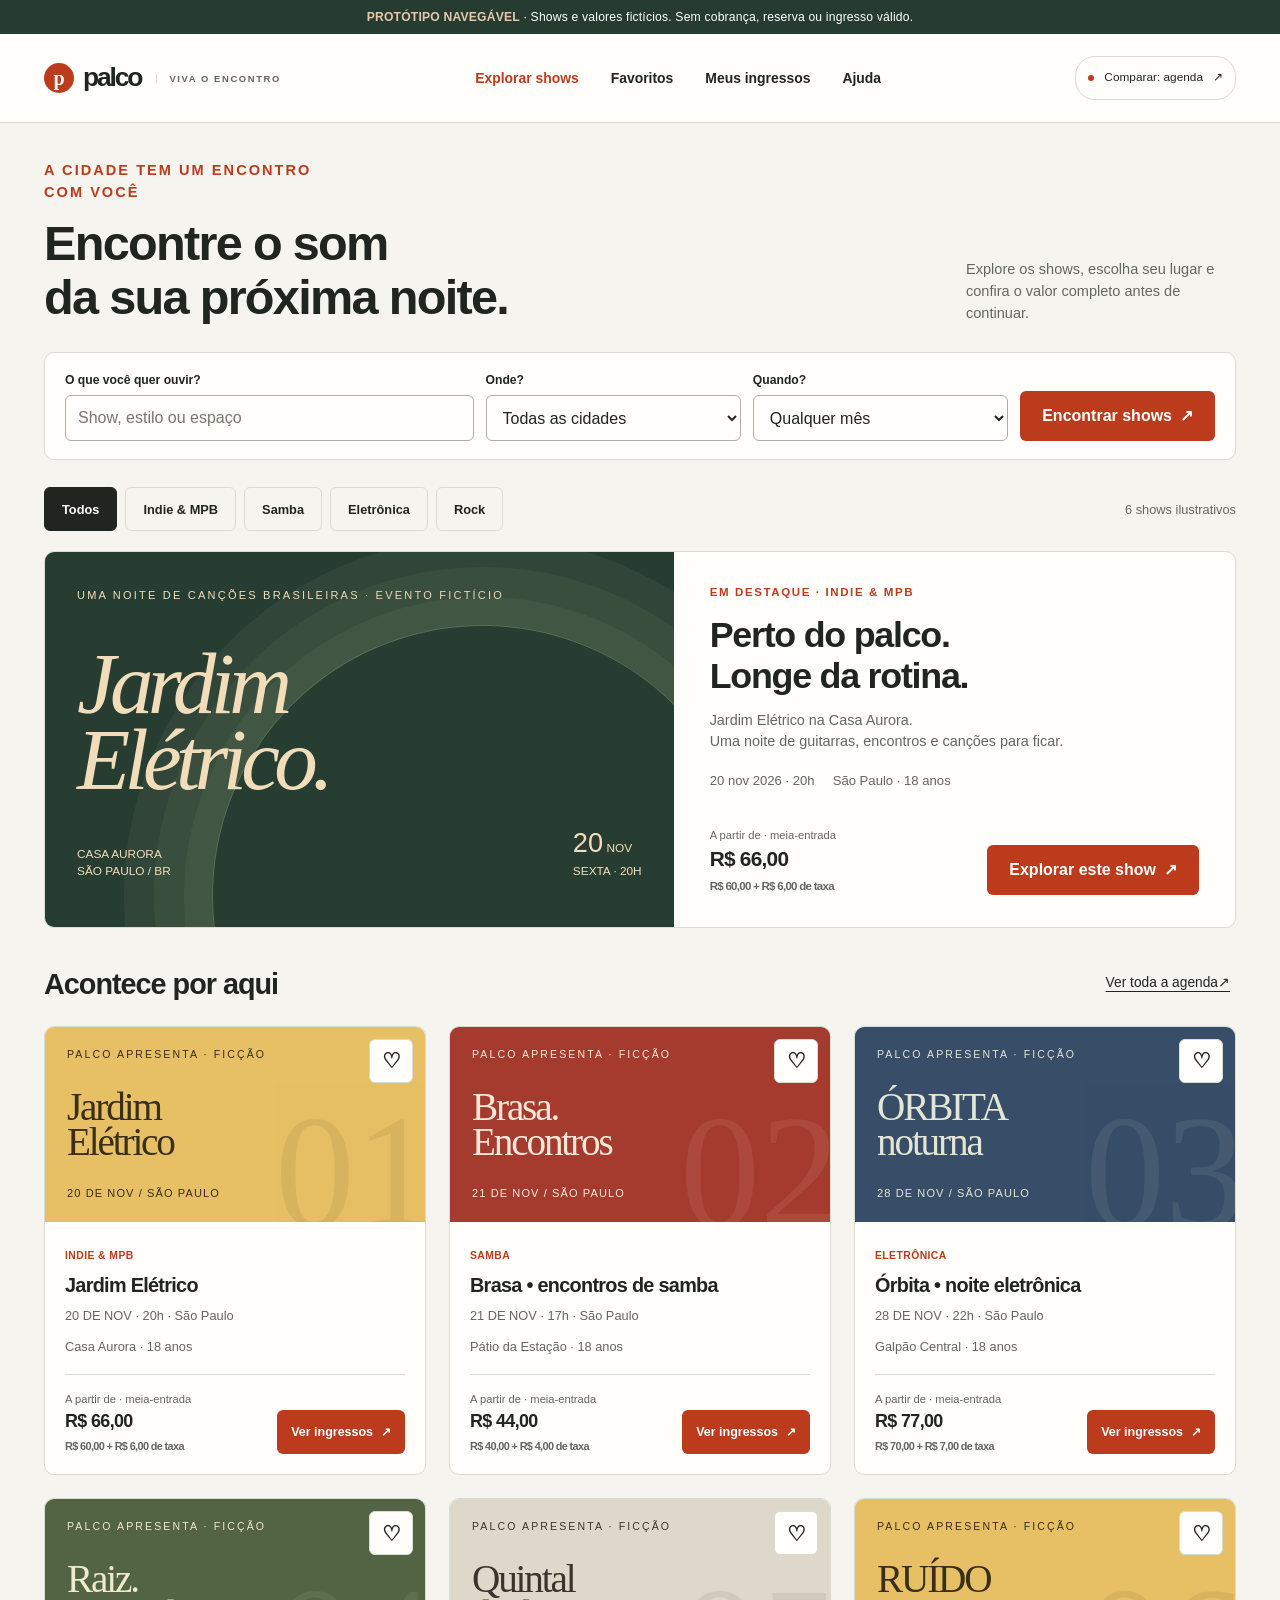
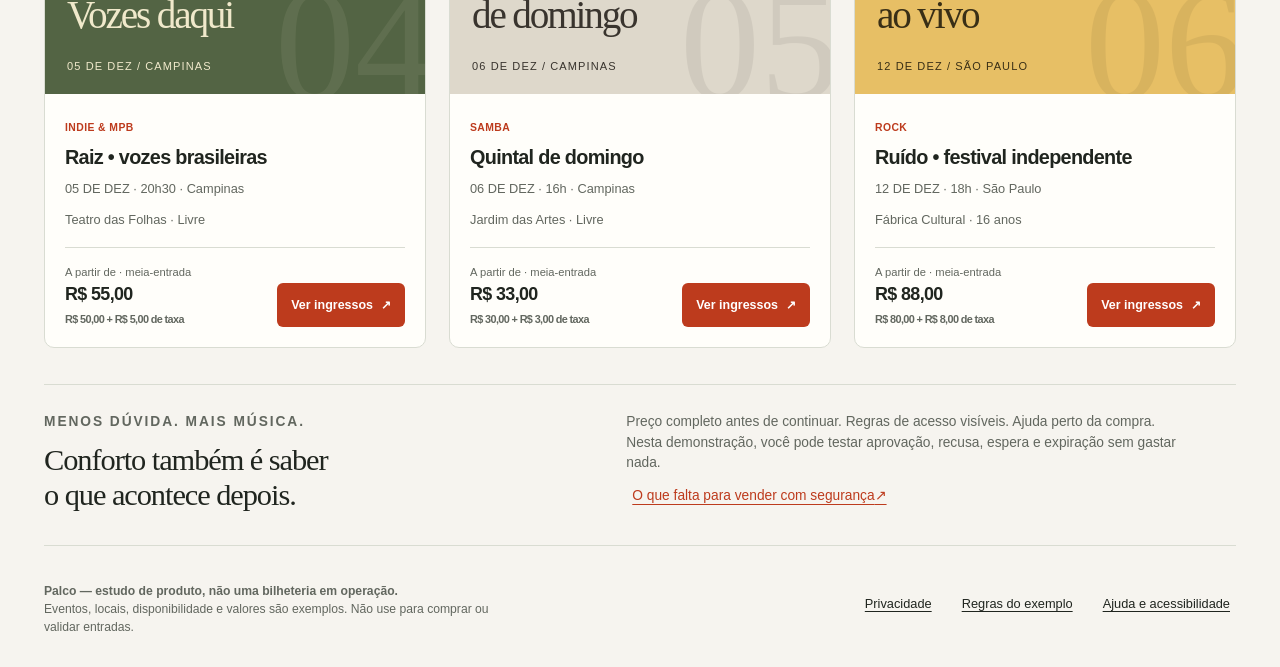
<file: public/index.html>
<!doctype html>
<html lang="pt-BR">
<head><meta charset="utf-8"><meta name="viewport" content="width=device-width,initial-scale=1"><meta name="description" content="Palco: protótipo navegável de bilheteria de shows. Eventos fictícios, sem cobrança e sem ingresso válido."><meta name="robots" content="noindex,nofollow"><meta name="theme-color" content="#f6f4ef"><meta name="referrer" content="strict-origin-when-cross-origin"><title>Palco — Descoberta editorial · protótipo de bilheteria</title><style>@layer reset, base, layout, components, responsive;
@layer reset{*{box-sizing:border-box}body,h1,h2,h3,p{margin:0}button,input,select{font:inherit}button,a,input,select{touch-action:manipulation}button{cursor:pointer}a{color:inherit}button{color:inherit}img,svg{max-width:100%}[hidden]{display:none!important}}
@layer base{
:root{--paper:#f6f4ef;--white:#fffefa;--ink:#20251f;--muted:#62675f;--line:#d9dcd2;--accent:#bd3b1d;--tint:#f4e7dd;--forest:#263c31;--radius:10px;--sans:'Avenir Next',Avenir,'Segoe UI',sans-serif;--display:Georgia,'Times New Roman',serif}html{scroll-behavior:smooth}body{background:var(--paper);color:var(--ink);font:16px/1.5 var(--sans)}button{border:0;background:none}a{text-decoration:none}button,a,input,select{outline-offset:4px}:focus-visible{outline:3px solid #235f99}.skip{position:fixed;top:-80px;left:16px;z-index:50;background:var(--ink);color:white;padding:12px}.skip:focus{top:12px}button:disabled{cursor:not-allowed;opacity:.45}h1,h2,h3{line-height:1.12;letter-spacing:-.035em}input,select{min-height:46px;border:1px solid #a9b0a4;border-radius:6px;background:var(--white);padding:10px 12px;color:var(--ink)}input::placeholder{color:#74786f}small,.muted{color:var(--muted)}small{font-size:.82rem}p+p{margin-top:12px}.eyebrow{font-size:.72rem;text-transform:uppercase;letter-spacing:.14em;font-weight:750}.serif{font-family:var(--display);font-weight:400}.demo-note{background:#263c31;color:#fff;text-align:center;font-size:.76rem;padding:8px 16px;letter-spacing:.015em}.demo-note b{color:#e6c8ab}.tag{font-size:.73rem;letter-spacing:.04em;text-transform:uppercase;font-weight:750}.status{padding:8px 12px;border-radius:6px;background:#edf2e9;font-size:.84rem;color:#304530}.status.warn{background:#fff1d4;color:#694900}.badge{display:inline-flex;align-items:center;gap:5px;background:var(--paper);border:1px solid var(--line);padding:5px 10px;border-radius:5px;font-size:.75rem}.primary,.secondary,.icon-btn,.nav-btn,.chip{min-height:44px;display:inline-flex;align-items:center;justify-content:center;gap:8px;font-weight:650;border-radius:6px}.primary{background:var(--accent);color:white;padding:13px 22px}.primary:hover{background:#96301a}.secondary{border:1px solid #a8ada2;background:var(--white);padding:11px 17px}.secondary:hover{background:#eeeee6}.icon-btn{width:44px;flex-shrink:0;border:1px solid var(--line);background:var(--white)}.icon-btn:hover{background:var(--tint)}.nav-btn{padding:8px 12px;font-size:.87rem}.nav-btn:hover{background:#eaece3}.text-link{font-size:.86rem;text-decoration:underline;text-underline-offset:4px;min-height:44px;display:inline-flex;align-items:center}.logo{display:flex;gap:9px;align-items:center;font-weight:900;font-size:1.65rem;letter-spacing:-.08em}.logo-mark{display:grid;place-items:center;width:30px;height:30px;background:var(--accent);color:white;font-size:1.25rem;border-radius:50%;letter-spacing:0;font-family:Georgia,serif}.logo small{font:600 .59rem/1 var(--sans);letter-spacing:.17em;border-left:1px solid var(--line);padding-left:12px;margin-left:6px}.wrap{width:min(1280px,calc(100% - 88px));margin:auto}.toast{position:fixed;bottom:20px;left:50%;transform:translateX(-50%);max-width:calc(100% - 32px);padding:14px 22px;background:var(--ink);color:white;border-radius:8px;z-index:80;box-shadow:0 10px 36px #0003}.sr-only{position:absolute;width:1px;height:1px;overflow:hidden;clip:rect(0,0,0,0)}
}
@layer layout{
.site-header{border-bottom:1px solid var(--line);background:var(--white)}.header-row{height:88px;display:flex;align-items:center;justify-content:space-between;gap:28px}.site-nav{display:flex;align-items:center;gap:8px}.site-nav .active{color:var(--accent)}.variant-switch{font-size:.74rem;border:1px solid var(--line);padding:8px 12px;border-radius:20px;min-height:44px;display:inline-flex;align-items:center;gap:10px}.variant-switch b{width:6px;height:6px;background:var(--accent);border-radius:50%}.page-heading{display:flex;justify-content:space-between;align-items:end;gap:20px;padding:37px 0 27px}.page-heading h1{font-size:clamp(2rem,3.8vw,3.5rem);max-width:650px}.page-heading .eyebrow{margin-bottom:12px;color:var(--accent)}.page-heading p{font-size:.91rem;color:var(--muted);max-width:270px}.search-bar{display:grid;grid-template-columns:1.6fr 1fr 1fr auto;align-items:end;gap:12px;padding:18px 20px;border:1px solid var(--line);background:var(--white);border-radius:10px;margin-bottom:27px}.field{display:grid;gap:6px}.field label{font-size:.76rem;font-weight:700}.field input,.field select{width:100%;min-width:0}.catalog-layout{display:block}.category-row{display:flex;justify-content:space-between;gap:16px;align-items:center;margin:0 0 20px}.chips{display:flex;gap:8px;flex-wrap:wrap}.chip{border:1px solid var(--line);padding:7px 17px;font-size:.8rem;background:transparent}.chip[aria-pressed=true]{background:var(--ink);border-color:var(--ink);color:white}.chip:hover{border-color:var(--ink)}.result-count{font-size:.8rem;white-space:nowrap;color:var(--muted)}.featured{display:grid;grid-template-columns:1.12fr 1fr;border:1px solid var(--line);border-radius:10px;overflow:hidden;background:var(--white);margin-bottom:34px}.feature-art{position:relative;min-height:342px;padding:30px 32px;overflow:hidden;background:#283d32;color:#f1ddba}.feature-art:after{content:'';position:absolute;right:-80px;bottom:-240px;width:540px;height:540px;border:1px solid #a9bb9460;border-radius:50%;box-shadow:0 0 0 28px #a9bb9412,0 0 0 58px #a9bb9412,0 0 0 88px #a9bb9412;transform:rotate(-20deg);pointer-events:none}.feature-art .poster-kicker{font-size:.69rem;letter-spacing:.2em;text-transform:uppercase}.feature-art .poster-title{font:italic 400 clamp(3.4rem,6.8vw,6rem)/.87 Georgia,serif;letter-spacing:-.065em;margin:40px 0 25px;position:relative;z-index:1}.feature-art .poster-bottom{position:relative;z-index:1;display:flex;justify-content:space-between;align-items:end;font-size:.74rem}.poster-bottom strong{font-size:1.7rem;font-weight:400}.feature-content{padding:32px 36px;display:flex;flex-direction:column;align-items:start}.feature-content .eyebrow{color:var(--accent);margin-bottom:14px}.feature-content h2{font-size:clamp(1.8rem,2.8vw,2.6rem);margin-bottom:14px}.feature-content p{font-size:.9rem;color:var(--muted)}.metadata{display:flex;flex-wrap:wrap;gap:7px 18px;font-size:.82rem;color:var(--muted);margin:18px 0}.metadata span{display:inline-flex;gap:6px;align-items:center}.feature-bottom{width:100%;display:flex;align-items:end;justify-content:space-between;gap:12px;margin-top:auto;padding-top:18px}.price{font-size:1.3rem;font-weight:750;letter-spacing:-.035em}.price small{display:block;letter-spacing:0;font-size:.7rem;font-weight:400}.price-detail{font-size:.72rem;color:var(--muted);margin-top:3px}.section-heading{display:flex;justify-content:space-between;gap:20px;align-items:center;margin-bottom:20px}.section-heading h2{font-size:1.8rem}.event-grid{display:grid;grid-template-columns:repeat(3,minmax(0,1fr));gap:23px}.event-card{position:relative;min-width:0;background:var(--white);border:1px solid var(--line);border-radius:10px;overflow:hidden}.event-card:hover{border-color:#9ca593}.card-art{height:195px;padding:20px 22px;display:flex;flex-direction:column;justify-content:space-between;position:relative;overflow:hidden}.card-art .art-type{font-size:.66rem;text-transform:uppercase;letter-spacing:.2em}.card-art .art-title{font:400 2.45rem/.9 Georgia,serif;letter-spacing:-.055em;max-width:90%}.card-art .art-date{font-size:.69rem;letter-spacing:.1em}.card-art.art-0{background:#e7bf65;color:#392f16}.card-art.art-1{background:#a53b2f;color:#ffe8d7}.card-art.art-2{background:#384e68;color:#e3e5d5}.card-art.art-3{background:#536444;color:#f0e9cb}.card-art.art-4{background:#ded8cb;color:#39342e}.card-art .poster-number{position:absolute;right:-10px;bottom:-30px;font-size:10rem;line-height:1;opacity:.08;font-family:Georgia,serif;pointer-events:none}.favorite{position:absolute;top:12px;right:12px;z-index:2;font-size:1.3rem}.favorite[aria-pressed=true]{color:#a1301a;background:#fff1e8}.card-body{padding:20px}.card-body .tag{color:var(--accent);font-size:.65rem}.card-body h3{font-size:1.24rem;margin:8px 0 10px}.card-body p{font-size:.8rem;color:var(--muted)}.card-footer{display:flex;align-items:end;justify-content:space-between;gap:10px;margin-top:18px;padding-top:16px;border-top:1px solid var(--line)}.card-footer .primary{font-size:.78rem;padding:10px 14px}.card-footer .price{font-size:1.12rem}.card-footer .price-detail{font-size:.68rem}.empty{border:1px dashed #a4ad9d;border-radius:10px;padding:48px 20px;text-align:center;background:var(--white);grid-column:1/-1}.empty h3{font-size:1.4rem;margin-bottom:12px}.empty p{color:var(--muted);margin-bottom:20px}.assurance{margin:36px 0;display:grid;grid-template-columns:1fr 1.1fr;gap:28px;border-top:1px solid var(--line);border-bottom:1px solid var(--line);padding:27px 0}.assurance h2{font:400 1.9rem/1.15 Georgia,serif}.assurance p{font-size:.86rem;color:var(--muted);max-width:560px}.assurance .text-link{color:var(--accent)}.site-footer{padding:0 0 30px}.footer-row{display:flex;justify-content:space-between;align-items:start;gap:20px}.footer-links{display:flex;gap:18px;flex-wrap:wrap}.footer-links button{font-size:.8rem;min-height:44px;text-decoration:underline;text-underline-offset:3px}.footer-row p{font-size:.76rem;color:var(--muted);max-width:470px}.agenda-only{display:none}.list-date{display:none}
/* Second composition: date-led compact agenda with persistent filters. */
body.agenda{--accent:#276044;--tint:#edf1e7;--paper:#f4f5f0;--forest:#253a2c}.agenda .page-heading h1{font-size:2.65rem}.agenda .page-heading p{max-width:340px}.agenda .catalog-layout{display:grid;grid-template-columns:245px minmax(0,1fr);gap:34px;align-items:start}.agenda .search-bar{grid-template-columns:1fr;position:sticky;top:20px;padding:22px;gap:20px;margin:0}.agenda .search-bar .primary{width:100%}.agenda .agenda-only{display:block}.agenda .search-bar h2{font-size:1.1rem}.agenda .featured{display:none}.agenda .category-row{align-items:start}.agenda .chips{gap:5px}.agenda .chip{padding:7px 12px}.agenda .event-grid{grid-template-columns:1fr;gap:0;background:var(--white);border:1px solid var(--line);border-radius:10px;overflow:hidden}.agenda .event-card{display:grid;grid-template-columns:77px 115px 1fr;border:0;border-bottom:1px solid var(--line);border-radius:0;align-items:center;padding:22px 24px;gap:22px}.agenda .event-card:last-child{border-bottom:0}.agenda .list-date{display:flex;flex-direction:column;align-items:center;border-right:1px solid var(--line);padding-right:22px}.agenda .list-date strong{font:400 2.35rem/1 Georgia,serif}.agenda .list-date span{font-size:.69rem;letter-spacing:.1em;margin-top:5px}.agenda .card-art{height:115px;border-radius:4px;padding:12px}.agenda .card-art .art-title{font-size:1.55rem}.agenda .card-art .art-type,.agenda .card-art .art-date{font-size:.48rem}.agenda .poster-number{font-size:6rem;bottom:-10px}.agenda .card-body{padding:0;display:grid;grid-template-columns:1fr auto;column-gap:20px;align-items:center}.agenda .card-body .tag,.agenda .card-body h3,.agenda .card-body>p{grid-column:1}.agenda .card-body h3{font-size:1.25rem;max-width:300px}.agenda .card-body .tag{padding-right:34px}.agenda .card-footer{grid-column:2;grid-row:1/5;display:flex;flex-direction:column;align-items:end;border:0;padding:0;margin:0;gap:10px}.agenda .card-footer .price{text-align:right}.agenda .favorite{top:12px;right:12px;width:44px;height:44px;min-height:44px;background:transparent;border:0}.agenda .card-footer .primary{background:#276044}.agenda .card-footer .primary:hover{background:#19452f}.agenda .section-heading{margin-top:26px}.agenda .assurance{margin-top:35px}
}
@layer components{
dialog{border:0;border-radius:14px;padding:0;width:min(970px,calc(100% - 32px));max-height:calc(100dvh - 40px);background:var(--white);color:var(--ink);box-shadow:0 26px 100px #0004}dialog::backdrop{background:#1320179c}body:has(dialog[open]){overflow:hidden}.modal-header{padding:19px 26px;border-bottom:1px solid var(--line);display:flex;justify-content:space-between;align-items:center;gap:14px;position:sticky;top:0;background:var(--white);z-index:5}.modal-header h2{font-size:1.1rem;letter-spacing:-.02em}.modal-header .eyebrow{color:var(--accent);font-size:.62rem;margin-bottom:5px}.modal-body{padding:28px}.stepper{display:flex;gap:8px;flex-wrap:wrap;margin-bottom:24px;font-size:.76rem;color:var(--muted)}.stepper span{padding:6px 10px;border:1px solid var(--line);border-radius:20px}.stepper .current{background:var(--ink);color:white;border-color:var(--ink)}.checkout-layout{display:grid;grid-template-columns:minmax(0,1.55fr) minmax(230px,.9fr);gap:30px}.detail-title{font-size:2rem;margin:8px 0 12px}.event-info{font-size:.87rem;color:var(--muted);margin-bottom:20px}.info-row{display:flex;gap:8px;flex-wrap:wrap;margin-bottom:20px}.detail-summary{font-size:.9rem;max-width:600px;color:var(--muted);margin:16px 0 20px}.ticket-row{display:flex;align-items:center;justify-content:space-between;gap:15px;border-top:1px solid var(--line);padding:18px 0}.ticket-row b{font-size:.9rem}.ticket-row small{display:block;max-width:255px}.stepper-input{display:flex;align-items:center;gap:12px}.stepper-input button{border:1px solid #a6afa0;width:44px;height:44px;border-radius:6px;background:var(--white);font-size:1.1rem}.stepper-input button:hover{background:var(--paper)}.stepper-input output{min-width:22px;text-align:center;font-variant-numeric:tabular-nums}.purchase-summary{align-self:start;padding:22px;background:var(--paper);border:1px solid var(--line);border-radius:9px;position:sticky;top:90px}.purchase-summary h3{font-size:1.05rem;margin-bottom:18px}.summary-line{display:flex;justify-content:space-between;gap:14px;font-size:.85rem;margin-bottom:11px}.summary-line.total{font-weight:750;font-size:1.15rem;border-top:1px solid var(--line);padding-top:15px;margin-top:15px}.purchase-summary .primary,.purchase-summary .secondary{width:100%;margin-top:14px}.purchase-summary small{display:block;margin-top:12px;line-height:1.5}.notice{padding:14px;background:#f2e7da;color:#664b28;font-size:.81rem;border-radius:7px;margin:18px 0;line-height:1.55}.notice b{display:block;margin-bottom:4px}.form-grid{display:grid;gap:18px}.payment-choice{display:flex;gap:12px;padding:15px;border:1px solid #a9b0a4;border-radius:8px;align-items:start;cursor:pointer}.payment-choice:has(input:checked){border-color:var(--accent);background:var(--tint)}.payment-choice input{min-height:20px;width:20px;height:20px;accent-color:var(--accent);margin:3px 0 0}.payment-choice span{font-size:.9rem}.payment-choice small{display:block;margin-top:4px}.consent{display:flex;align-items:start;gap:10px;font-size:.8rem}.consent input{width:20px;height:20px;min-height:20px;flex-shrink:0;accent-color:var(--accent)}.inline-actions{display:flex;gap:14px;align-items:center;flex-wrap:wrap;margin:20px 0}.inline-error{font-size:.85rem;color:#a52d1c;margin:12px 0}.states{display:grid;grid-template-columns:repeat(2,minmax(0,1fr));gap:9px;margin:15px 0}.states button{font-size:.8rem;padding:12px;border:1px solid var(--line);min-height:44px;border-radius:6px;background:white}.states button[aria-pressed=true]{border-color:var(--accent);color:var(--accent);background:var(--tint)}.payment-state{padding:24px;border:1px solid var(--line);border-radius:8px;margin-top:20px}.payment-state h3{font-size:1.55rem;margin:10px 0}.payment-state p{font-size:.9rem;color:var(--muted)}.demo-ticket{border:1px solid var(--line);border-radius:9px;background:var(--paper);padding:24px;margin:20px 0;display:flex;align-items:center;gap:22px}.invalid-code{width:110px;height:110px;flex-shrink:0;display:grid;place-items:center;border:3px dashed #7c8575;font-size:.62rem;letter-spacing:.1em;font-weight:800;text-align:center;background:#f6f4ef;color:#5b6454;transform:rotate(-3deg)}.demo-ticket h3{font-size:1.4rem;margin:7px 0}.demo-ticket p{font-size:.82rem}.policy-list{padding-left:20px;font-size:.9rem}.policy-list li{margin:12px 0}.compact-modal{width:min(690px,calc(100% - 32px))}.compact-modal .modal-body h3{font-size:1.4rem;margin-bottom:12px}.compact-modal .modal-body p{font-size:.9rem;color:var(--muted)}.support-actions{display:flex;flex-wrap:wrap;gap:10px;margin-top:22px}.error-note{padding:22px;border:1px solid #c58d7c;border-radius:8px;color:#71351f;background:#fbf2e7}.checkin-box{padding:18px;border:1px dashed #9aa793;border-radius:8px;margin:18px 0}.checkin-box b{display:block;margin-bottom:7px}.checkin-box p{font-size:.85rem}.print-only{display:none}
}
@layer responsive{
@media(min-width:1500px){.wrap{width:min(1360px,calc(100% - 120px))}}
@media(max-width:1050px){.wrap{width:calc(100% - 48px)}.header-row{gap:14px}.logo small{display:none}.nav-btn{padding:8px}.feature-content{padding:25px}.feature-art{min-height:360px}.feature-bottom{flex-wrap:wrap}.event-grid{gap:15px}.card-body{padding:15px}.card-footer{flex-wrap:wrap;align-items:start}.agenda .catalog-layout{grid-template-columns:210px minmax(0,1fr);gap:20px}.agenda .event-card{grid-template-columns:55px 1fr;gap:16px;padding:20px}.agenda .card-art{display:none}.agenda .list-date{padding-right:15px}.agenda .card-body{grid-template-columns:1fr}.agenda .card-footer{grid-column:1;grid-row:auto;flex-direction:row;align-items:end;justify-content:space-between;margin-top:14px}.agenda .card-footer .price{text-align:left}.checkout-layout{gap:20px}}
@media(max-width:760px){.wrap{width:calc(100% - 32px)}.header-row{height:auto;min-height:80px;flex-wrap:wrap;padding:16px 0 12px;gap:13px}.logo{font-size:1.55rem}.site-nav{gap:2px;margin-left:auto}.site-nav .nav-discover{display:none}.variant-switch{font-size:.68rem;min-height:44px;padding:5px 10px}.page-heading{padding:27px 0 20px;display:block}.page-heading h1{font-size:2.4rem}.page-heading p{max-width:100%;margin-top:14px;font-size:.85rem}.search-bar{grid-template-columns:1fr 1fr;padding:15px;gap:12px}.search-bar .search-field{grid-column:1/-1}.search-bar .primary{grid-column:1/-1}.category-row{display:block}.chips{gap:6px}.chip{padding:7px 13px}.result-count{display:block;margin-top:13px}.featured{grid-template-columns:1fr}.feature-art{min-height:260px;padding:25px}.feature-art .poster-title{font-size:4.8rem;margin:30px 0 25px}.feature-content{padding:25px}.feature-content h2{font-size:2rem}.feature-bottom{flex-wrap:nowrap;margin-top:12px}.event-grid{grid-template-columns:repeat(2,minmax(0,1fr));gap:14px}.card-art{height:180px;padding:17px}.card-art .art-title{font-size:2.1rem}.card-body h3{font-size:1.1rem}.card-footer{display:block}.card-footer .primary{width:100%;margin-top:13px}.assurance{grid-template-columns:1fr;gap:17px}.assurance h2{font-size:1.8rem}.footer-row{display:block}.footer-links{margin-top:10px}.agenda .catalog-layout{grid-template-columns:1fr}.agenda .search-bar{position:static;grid-template-columns:1fr 1fr;gap:12px;padding:15px}.agenda .search-bar h2{display:none}.agenda .search-bar .search-field{grid-column:1/-1}.agenda .search-bar .primary{grid-column:1/-1}.agenda .category-row{margin-top:24px}.agenda .page-heading h1{font-size:2.3rem}.agenda .section-heading{margin-top:22px}.agenda .event-card{grid-template-columns:55px minmax(0,1fr);padding:20px 17px}.agenda .card-body h3{font-size:1.18rem}.agenda .card-footer .primary{width:auto;margin:0}.section-heading h2{font-size:1.6rem}.section-heading .text-link{font-size:.77rem}dialog{width:calc(100% - 16px);max-height:calc(100dvh - 16px);border-radius:10px}.modal-header{padding:14px 17px}.modal-body{padding:20px 17px}.checkout-layout{grid-template-columns:1fr;gap:20px}.purchase-summary{position:static}.detail-title{font-size:1.75rem}.stepper{gap:4px;font-size:.69rem}.stepper span{padding:5px 8px}.ticket-row small{max-width:190px}.demo-ticket{padding:18px;gap:15px}.invalid-code{width:85px;height:85px}.demo-ticket h3{font-size:1.2rem}.demo-note{font-size:.69rem}.states{grid-template-columns:1fr 1fr}.support-actions .secondary{width:100%}}
@media(max-width:390px){.event-grid{grid-template-columns:1fr}.card-art{height:210px}.feature-bottom{flex-wrap:wrap}.site-nav .nav-btn{font-size:.74rem;padding:5px 7px}.ticket-row{align-items:start}.stepper-input{gap:6px}.stepper-input button{width:44px}.ticket-row small{max-width:145px}.header-row .variant-switch{order:3}.demo-ticket{align-items:start;flex-direction:column}}
@media(prefers-reduced-motion:reduce){html{scroll-behavior:auto}*,*:before,*:after{animation:none!important;transition:none!important}}
@media(min-width:1051px){.agenda .card-footer{padding-right:44px}}
@media print{body>*:not(dialog){display:none!important}dialog{position:static;display:block;max-height:none;width:100%;box-shadow:none}.modal-header button,.states,.inline-actions,.purchase-summary button{display:none}.print-only{display:block;font-size:24px;color:#a52d1c}}
}
</style></head>
<body class="editorial">
<a class="skip" href="#main">Pular para o conteúdo</a>
<div class="demo-note"><b>PROTÓTIPO NAVEGÁVEL</b> · Shows e valores fictícios. Sem cobrança, reserva ou ingresso válido.</div>
<header class="site-header"><div class="wrap header-row"><a class="logo" href="./" aria-label="Palco, início"><span class="logo-mark" aria-hidden="true">p</span>palco<small>VIVA O ENCONTRO</small></a><nav class="site-nav" aria-label="Navegação principal"><a class="nav-btn nav-discover active" href="#catalog">Explorar shows</a><button class="nav-btn" id="favorite-nav" data-favorites aria-pressed="false">Favoritos</button><button class="nav-btn" data-info="tickets">Meus ingressos</button><button class="nav-btn" data-info="support">Ajuda</button></nav><a class="variant-switch" href="agenda/"><b aria-hidden="true"></b>Comparar: agenda <span aria-hidden="true">↗</span></a></div></header>
<main id="main" class="wrap">
<div class="page-heading"><div><p class="eyebrow">A cidade tem um encontro com você</p><h1>Encontre o som<br>da sua próxima noite.</h1></div><p>Explore os shows, escolha seu lugar e confira o valor completo antes de continuar.</p></div>
<div class="catalog-layout" id="catalog">
<form class="search-bar" id="search-form" role="search" aria-label="Encontrar shows"><h2 class="agenda-only">Sua próxima saída.</h2><div class="field search-field"><label for="search">O que você quer ouvir?</label><input type="search" id="search" placeholder="Show, estilo ou espaço" autocomplete="off"></div><div class="field"><label for="city">Onde?</label><select id="city"><option value="">Todas as cidades</option><option>São Paulo</option><option>Campinas</option></select></div><div class="field"><label for="period">Quando?</label><select id="period"><option value="">Qualquer mês</option><option value="2026-11">Novembro de 2026</option><option value="2026-12">Dezembro de 2026</option></select></div><button class="primary" type="submit">Encontrar shows <span aria-hidden="true">↗</span></button><p class="agenda-only muted" style="font-size:.76rem">Agenda fictícia. Compare estilos, confira o total e explore a compra sem usar dados pessoais.</p></form>
<div class="catalog-content">
<div class="category-row"><div class="chips" role="group" aria-label="Filtrar por estilo"><button class="chip" data-category="Todos" aria-pressed="true">Todos</button><button class="chip" data-category="Indie & MPB" aria-pressed="false">Indie & MPB</button><button class="chip" data-category="Samba" aria-pressed="false">Samba</button><button class="chip" data-category="Eletrônica" aria-pressed="false">Eletrônica</button><button class="chip" data-category="Rock" aria-pressed="false">Rock</button></div><span class="result-count" id="result-count" role="status" tabindex="-1"></span></div>
<section class="featured" id="featured" aria-labelledby="featured-title"><div class="feature-art" aria-hidden="true"><span class="poster-kicker">Uma noite de canções brasileiras · evento fictício</span><div class="poster-title">Jardim<br>Elétrico.</div><div class="poster-bottom"><span>CASA AURORA<br>SÃO PAULO / BR</span><span><strong>20</strong> NOV<br>SEXTA · 20H</span></div></div><div class="feature-content"><span class="eyebrow">Em destaque · Indie & MPB</span><h2 id="featured-title">Perto do palco.<br>Longe da rotina.</h2><p>Jardim Elétrico na Casa Aurora.<br>Uma noite de guitarras, encontros e canções para ficar.</p><div class="metadata"><span>20 nov 2026 · 20h</span><span>São Paulo · 18 anos</span></div><div class="feature-bottom"><div class="price"><small>A partir de · meia-entrada</small>R$ 66,00<div class="price-detail">R$ 60,00 + R$ 6,00 de taxa</div></div><button class="primary" data-open="jardim">Explorar este show <span aria-hidden="true">↗</span></button></div></div></section>
<div class="section-heading"><h2>Acontece por aqui</h2><button class="text-link" data-reset>Ver toda a agenda <span aria-hidden="true">↗</span></button></div>
<div class="event-grid" id="events" aria-label="Shows encontrados"></div>
</div></div>
<section class="assurance" aria-labelledby="comfort-title"><div><p class="eyebrow" style="margin-bottom:10px">Menos dúvida. Mais música.</p><h2 id="comfort-title">Conforto também é saber<br>o que acontece depois.</h2></div><div><p>Preço completo antes de continuar. Regras de acesso visíveis. Ajuda perto da compra. Nesta demonstração, você pode testar aprovação, recusa, espera e expiração sem gastar nada.</p><button class="text-link" data-info="security">O que falta para vender com segurança <span aria-hidden="true">↗</span></button></div></section>
</main>
<footer class="site-footer"><div class="wrap footer-row"><div><p><b>Palco — estudo de produto, não uma bilheteria em operação.</b><br>Eventos, locais, disponibilidade e valores são exemplos. Não use para comprar ou validar entradas.</p></div><div class="footer-links"><button data-info="privacy">Privacidade</button><button data-info="rules">Regras do exemplo</button><button data-info="support">Ajuda e acessibilidade</button></div></div></footer>
<dialog id="flow-dialog" aria-labelledby="flow-title"><div class="modal-header"><div><p class="eyebrow">Explorar uma compra · sem pagamento real</p><h2 id="flow-title">Escolha de ingressos</h2></div><button class="icon-btn" id="flow-close" data-close-flow aria-label="Fechar compra de demonstração">✕</button></div><div id="flow-content" class="modal-body"></div></dialog>
<dialog id="info-dialog" class="compact-modal" aria-labelledby="info-title"><div class="modal-header"><h2 id="info-title">Informações</h2><button class="icon-btn" data-close-info aria-label="Fechar informações">✕</button></div><div id="info-content" class="modal-body"></div></dialog>
<div id="toast" class="toast" role="status" hidden></div>
<script>'use strict';
/* Static UX prototype. No payment, reservation, account, scanner or backend calls. */
const EVENTS = [
 {id:'jardim',title:'Jardim Elétrico',subtitle:'Canções para atravessar a noite',category:'Indie & MPB',city:'São Paulo',venue:'Casa Aurora',date:'2026-11-20',time:'20h',price:12000,age:'18 anos',art:'0',poster:'Jardim<br>Elétrico',description:'Um encontro de guitarras e canções brasileiras em uma casa intimista. Abertura dos portões às 19h; apresentação às 20h.',accessibility:'Entrada sem degraus, área reservada e banheiro acessível — dados ilustrativos a confirmar com o local.'},
 {id:'brasa',title:'Brasa • encontros de samba',subtitle:'Roda aberta, cidade acesa',category:'Samba',city:'São Paulo',venue:'Pátio da Estação',date:'2026-11-21',time:'17h',price:8000,age:'18 anos',art:'1',poster:'Brasa.<br>Encontros',description:'Uma tarde de samba que vira noite. Evento em área coberta, sem lugares numerados. Informações de transporte e acessibilidade devem ser confirmadas na produção.',accessibility:'Área de circulação acessível — informação ilustrativa, ainda não verificada.'},
 {id:'orbita',title:'Órbita • noite eletrônica',subtitle:'O som encontra outro espaço',category:'Eletrônica',city:'São Paulo',venue:'Galpão Central',date:'2026-11-28',time:'22h',price:14000,age:'18 anos',art:'2',poster:'ÓRBITA<br>noturna',description:'Uma noite de música eletrônica com apresentação ao vivo. Pista de entrada geral, sem marcação de assentos. Programação fictícia para explorar o produto.',accessibility:'Rota acessível e área de descanso — informações demonstrativas.'},
 {id:'raiz',title:'Raiz • vozes brasileiras',subtitle:'Perto de quem canta',category:'Indie & MPB',city:'Campinas',venue:'Teatro das Folhas',date:'2026-12-05',time:'20h30',price:10000,age:'Livre',art:'3',poster:'Raiz.<br>Vozes daqui',description:'Canções brasileiras em um encontro de vozes. Neste esboço, o ingresso dá acesso ao setor geral; a escolha de assentos está fora do escopo.',accessibility:'Espaços para cadeira de rodas e acompanhante — dados de demonstração.'},
 {id:'quintal',title:'Quintal de domingo',subtitle:'Música para chegar mais perto',category:'Samba',city:'Campinas',venue:'Jardim das Artes',date:'2026-12-06',time:'16h',price:6000,age:'Livre',art:'4',poster:'Quintal<br>de domingo',description:'Música ao ar livre para toda a família. Política de chuva, entrada de menores e regras de acompanhante precisam ser definidas antes das vendas.',accessibility:'Acesso em piso nivelado — condição ilustrativa a verificar.'},
 {id:'ruido',title:'Ruído • festival independente',subtitle:'Novas bandas, novas histórias',category:'Rock',city:'São Paulo',venue:'Fábrica Cultural',date:'2026-12-12',time:'18h',price:16000,age:'16 anos',art:'0',poster:'RUÍDO<br>ao vivo',description:'Três apresentações em uma noite dedicada ao rock independente. Evento fictício; nenhuma atração ou local representa uma oferta real de ingresso.',accessibility:'Área acessível próxima ao palco — proposta de demonstração.'}
];
const $ = (s,ctx=document)=>ctx.querySelector(s);
const $$ = (s,ctx=document)=>Array.from(ctx.querySelectorAll(s));
const esc = value=>String(value).replace(/[&<>"']/g,c=>({'&':'&amp;','<':'&lt;','>':'&gt;','"':'&quot;',"'":'&#39;'}[c]));
const money = cents=>new Intl.NumberFormat('pt-BR',{style:'currency',currency:'BRL'}).format(cents/100);
const shortDate = date=>new Date(date+'T12:00:00-03:00').toLocaleDateString('pt-BR',{day:'2-digit',month:'short'}).replace('.','').toUpperCase();
const longDate = date=>new Date(date+'T12:00:00-03:00').toLocaleDateString('pt-BR',{weekday:'long',day:'numeric',month:'long',year:'numeric'});
const favorites = new Set();
let category='Todos',favoritesOnly=false,current=null,regular=1,half=0,step='tickets',payment='pix',paymentState='pending',demoTicket=null,toastTimer;
const dialog=$('#flow-dialog'),infoDialog=$('#info-dialog');
function notify(text){const el=$('#toast');el.textContent=text;el.hidden=false;clearTimeout(toastTimer);toastTimer=setTimeout(()=>el.hidden=true,4200);}
function minPrice(event){const base=event.price/2;return base+Math.round(base*.1);}
function card(event,index){const base=event.price/2;const date=shortDate(event.date).split(' ');return `<article class="event-card" data-event="${event.id}">
 <div class="list-date" aria-hidden="true"><strong>${date[0]}</strong><span>${date.slice(1).join(' ')}</span></div>
 <div class="card-art art-${event.art}" aria-hidden="true"><span class="art-type">Palco apresenta · ficção</span><span class="art-title">${event.poster}</span><span class="art-date">${shortDate(event.date)} / ${event.city.toUpperCase()}</span><span class="poster-number">${String(index+1).padStart(2,'0')}</span></div>
 <button class="icon-btn favorite" data-favorite="${event.id}" aria-pressed="${favorites.has(event.id)}" aria-label="${favorites.has(event.id)?'Remover':'Salvar'} ${esc(event.title)} nos favoritos">${favorites.has(event.id)?'♥':'♡'}</button>
 <div class="card-body"><span class="tag">${esc(event.category)}</span><h3>${esc(event.title)}</h3><p>${shortDate(event.date)} · ${event.time} · ${esc(event.city)}</p><p>${esc(event.venue)} · ${event.age}</p>
 <div class="card-footer"><div class="price"><small>A partir de · meia-entrada</small>${money(minPrice(event))}<div class="price-detail">${money(base)} + ${money(Math.round(base*.1))} de taxa</div></div><button class="primary" data-open="${event.id}" aria-label="Ver ingressos de ${esc(event.title)}">Ver ingressos <span aria-hidden="true">↗</span></button></div></div></article>`;}
function renderCatalog(){
 const search=$('#search').value.trim().toLocaleLowerCase('pt-BR'),city=$('#city').value,period=$('#period').value;
 const filtered=EVENTS.filter(e=>(category==='Todos'||e.category===category)&&(!city||e.city===city)&&(!period||e.date.startsWith(period))&&(!favoritesOnly||favorites.has(e.id))&&(`${e.title} ${e.category} ${e.city} ${e.venue}`.toLocaleLowerCase('pt-BR').includes(search)));
 $('#events').innerHTML=filtered.length?filtered.map(card).join(''):`<div class="empty"><span class="eyebrow">Nada por aqui, ainda</span><h3>${favoritesOnly?'Salve um show para encontrar depois.':'Nenhum show com esses filtros.'}</h3><p>${favoritesOnly?'Use o coração nos eventos que chamarem sua atenção.':'Experimente outra cidade, mês ou estilo musical.'}</p><button class="secondary" data-reset>Limpar filtros</button></div>`;
 $('#result-count').textContent=`${filtered.length} ${filtered.length===1?'show ilustrativo':'shows ilustrativos'}`;
 $('#favorite-nav').setAttribute('aria-pressed',String(favoritesOnly));
 $('#favorite-nav').classList.toggle('active',favoritesOnly);
 $$('.chip').forEach(el=>el.setAttribute('aria-pressed',String(el.dataset.category===category)));
 $('#featured').hidden=!!(search||city||period||favoritesOnly||category!=='Todos');
}
function resetFilters(){category='Todos';favoritesOnly=false;$('#search').value='';$('#city').value='';$('#period').value='';renderCatalog();}
function totals(){const subtotal=regular*current.price+half*(current.price/2);const fee=Math.round(subtotal*.1);return {subtotal,fee,total:subtotal+fee,count:regular+half};}
function steps(){return `<div class="stepper" aria-label="Etapas da simulação"><span class="${step==='tickets'?'current':''}" ${step==='tickets'?'aria-current="step"':''}>1 · Ingressos</span><span class="${step==='checkout'?'current':''}" ${step==='checkout'?'aria-current="step"':''}>2 · Conferência</span><span class="${step==='payment'?'current':''}" ${step==='payment'?'aria-current="step"':''}>3 · Simulação</span></div>`;}
function summary(button=true){const t=totals();return `<aside class="purchase-summary" aria-label="Resumo do pedido"><h3>Seu resumo, sem surpresa.</h3><div class="summary-line"><span>${t.count} ${t.count===1?'ingresso':'ingressos'}</span><b>${money(t.subtotal)}</b></div><div class="summary-line"><span>Taxa de serviço (10%)</span><b>${money(t.fee)}</b></div><div class="summary-line total"><span>Total</span><span id="order-total">${money(t.total)}</span></div><small>Valores fictícios. Todos os custos do exemplo já estão incluídos neste total.</small>${button?`<button class="primary" data-next ${!t.count?'disabled':''}>Conferir pedido <span aria-hidden="true">→</span></button>`:''}<small>Sem cadastro obrigatório no fluxo proposto. Até 6 ingressos por pedido nesta demonstração.</small></aside>`;}
function ticketControl(kind,label,base,qty,description){return `<div class="ticket-row"><div><b>${label}</b><small>${money(base)} + ${money(Math.round(base*.1))} de taxa</small><small>${description}</small></div><div class="stepper-input"><button data-quantity="${kind}" data-delta="-1" aria-label="Diminuir quantidade de ${label}" ${qty===0?'disabled':''}>−</button><output id="quantity-${kind}" aria-live="polite" aria-label="Quantidade de ${label}">${qty}</output><button data-quantity="${kind}" data-delta="1" aria-label="Aumentar quantidade de ${label}" ${regular+half>=6?'disabled':''}>+</button></div></div>`;}
function renderFlow(){
 $('#flow-title').textContent=current.title;
 let content='';
 if(step==='tickets')content=`${steps()}<div class="checkout-layout"><section><span class="tag">${esc(current.category)} · evento fictício</span><h3 class="detail-title">Uma boa noite começa sem dúvida.</h3><p class="event-info">${longDate(current.date)} · ${current.time}<br>${esc(current.venue)} · ${esc(current.city)}</p><div class="info-row"><span class="badge">Classificação: ${current.age}</span><span class="badge">Pista · lote demonstrativo 1</span></div><p class="detail-summary">${esc(current.description)}</p><h3>Escolha seus ingressos</h3>${ticketControl('regular','Inteira',current.price,regular,'Entrada geral, sem assento numerado.')}${ticketControl('half','Meia-entrada',current.price/2,half,'Elegibilidade e documento precisam ser conferidos.')}<div class="notice"><b>Meia-entrada sem surpresa</b>Este é um exemplo de categoria. Beneficiários, cotas, documentos e acompanhantes devem seguir as regras legais e a política do evento, ainda a definir.</div><p class="detail-summary"><b>Acessibilidade:</b> ${esc(current.accessibility)}</p><button class="text-link" data-info="rules">Ver cancelamento, acesso e regras do exemplo</button></section>${summary()}</div>`;
 if(step==='checkout')content=`${steps()}<div class="checkout-layout"><section><h3 class="detail-title">Poucos passos.<br>Informação clara.</h3><p class="detail-summary">Na versão real, o cliente poderá comprar sem criar conta e recuperar os ingressos por um acesso seguro.</p><div class="notice"><b>Nenhum dado pessoal é solicitado aqui.</b>Os campos abaixo são fictícios e bloqueados. Não insira dados de cartão, CPF ou informações pessoais neste protótipo.</div><form id="checkout-form" class="form-grid"><div class="field"><label for="buyer-name">Nome do comprador · exemplo</label><input id="buyer-name" value="Cliente de demonstração" readonly aria-readonly="true" autocomplete="off"></div><div class="field"><label for="buyer-email">E-mail de entrega · exemplo</label><input id="buyer-email" type="email" value="cliente@example.com" readonly aria-readonly="true" autocomplete="off"></div><div><h3 style="font-size:1.05rem;margin-bottom:12px">Como seria o pagamento?</h3><label class="payment-choice"><input type="radio" name="payment" value="pix" ${payment==='pix'?'checked':''}><span><b>Pix</b><small>O ingresso só seria liberado após confirmação no servidor. Nenhuma chave Pix será gerada aqui.</small></span></label><label class="payment-choice" style="margin-top:10px"><input type="radio" name="payment" value="card" ${payment==='card'?'checked':''}><span><b>Cartão</b><small>Na aplicação real, usar checkout hospedado/tokenização do provedor. Sem campos de cartão neste esboço.</small></span></label></div><label class="consent"><input id="demo-consent" type="checkbox" required><span>Entendi que esta é apenas uma simulação e que nenhum pagamento será feito.</span></label><button class="primary" type="submit">Testar fluxo de pagamento <span aria-hidden="true">→</span></button></form><button class="text-link" data-back>← Voltar aos ingressos</button></section>${summary(false)}</div>`;
 if(step==='payment')content=`${steps()}<div class="checkout-layout"><section><span class="tag">Laboratório do protótipo · ${payment==='pix'?'Pix':'Cartão'}</span><h3 class="detail-title">E se o pagamento…</h3><p class="detail-summary">Escolha uma situação para testar a experiência. São estados locais, não respostas de um provedor. Não existe reserva ou cobrança real.</p><div class="states" aria-label="Simular estado do pagamento">${[['pending','Ficasse pendente'],['approved','Fosse aprovado'],['declined','Fosse recusado'],['expired','Expirasse']].map(([state,label])=>`<button data-payment-state="${state}" aria-pressed="${paymentState===state}">${label}</button>`).join('')}</div>${paymentView()}<div class="inline-actions"><button class="text-link" data-back>← Rever pedido</button><button class="text-link" data-info="support">Preciso de ajuda</button></div></section>${summary(false)}</div>`;
 $('#flow-content').innerHTML=content;
}
function paymentView(){
 const states={pending:['Aguardando confirmação','Ainda não há ingresso liberado. No produto real, a confirmação vem do servidor, com consulta ao provedor e tratamento de webhooks autenticados.','Pendente · simulado'],approved:['Fluxo aprovado, em demonstração','Este resultado foi escolhido por você para explorar a tela. Não houve pagamento, envio de e-mail ou emissão de ingresso válido.','Aprovado · simulado'],declined:['Não foi desta vez. Você pode tentar de novo.','No produto real, mostrar uma mensagem útil sem expor dados sensíveis. Uma nova tentativa não pode duplicar cobrança ou pedido.','Recusado · simulado'],expired:['O prazo terminou. Vamos conferir de novo.','Na produção, a reserva deve expirar no servidor. Pagamento confirmado depois da liberação do estoque exige conciliação e uma política explícita, não emissão automática.','Expirado · simulado']};
 const [title,description,badge]=states[paymentState];
 return `<div class="payment-state" role="status"><span class="status ${paymentState==='pending'||paymentState==='expired'?'warn':''}">${badge}</span><h3>${title}</h3><p>${description}</p>${paymentState==='approved'?'<button class="primary" data-view-ticket style="margin-top:18px">Ver ingresso de exemplo →</button>':''}${paymentState==='declined'||paymentState==='expired'?'<button class="secondary" data-retry style="margin-top:18px">Simular nova tentativa</button>':''}</div>`;
}
function openEvent(id){current=EVENTS.find(e=>e.id===id);if(!current)return;regular=1;half=0;step='tickets';paymentState='pending';renderFlow();dialog.showModal();dialog.scrollTop=0;}
function showInfo(kind){
 const views={
 support:{title:'Ajuda sem labirinto',body:'<h3>O cliente precisa encontrar ajuda antes de desistir.</h3><p>O produto real deve ter suporte visível no checkout e no ingresso: recuperação de acesso, pagamento pendente, acessibilidade, cancelamento e alteração de titularidade quando permitida.</p><div class="notice"><b>Canal ainda não conectado</b>Esta tela não envia mensagens e não tem atendimento real. Endereço, horário, prazo de resposta e responsável precisam ser definidos.</div><div class="support-actions"><button class="secondary" data-info="rules">Ver regras do exemplo</button><button class="secondary" data-info="privacy">Privacidade e dados</button></div>'},
 rules:{title:'Regras claras antes da compra',body:'<h3>Informação faz parte do ingresso.</h3><ul class="policy-list"><li><b>Evento fictício:</b> nenhuma oferta real está sendo feita.</li><li><b>Total antecipado:</b> valor do ingresso e taxa de serviço de exemplo aparecem separados antes de continuar.</li><li><b>Acesso:</b> o esboço usa setores de entrada geral, sem assentos numerados e sem operação offline.</li><li><b>Meia-entrada:</b> regras, cotas e documentos devem ser definidos conforme a legislação aplicável.</li><li><b>Cancelamento e reembolso:</b> estabelecer canais, prazos, responsabilidades e tratamento de cancelamento/adiamento do show com revisão jurídica; não presumir que toda venda é não reembolsável.</li><li><b>Produção:</b> organizador, local, acessibilidade, classificação etária, horários e regras de menores precisam ser verificados antes de vender.</li></ul>'},
 privacy:{title:'Privacidade sem letras miúdas',body:'<h3>Este protótipo não pede dados pessoais.</h3><p>Não há analytics, cadastro, pagamento, cookies de aplicação ou armazenamento persistente. Favoritos e estados de compra existem somente na memória desta página e somem ao recarregar.</p><p>Ao publicar, GitHub e Vercel podem registrar dados técnicos de acesso segundo suas próprias políticas. Isso é diferente de prometer anonimato total.</p><ul class="policy-list"><li>Na produção, mapear dados, finalidades, bases legais e responsáveis.</li><li>Coletar apenas o necessário; não exigir CPF por padrão sem finalidade justificada.</li><li>Separar aceite contratual de marketing opcional.</li><li>Definir retenção, direitos dos titulares e segurança com fornecedores.</li><li>Não colocar dados pessoais no QR nem em URLs públicas.</li></ul>'},
 security:{title:'O que torna a venda confiável',body:'<h3>Uma interface não comprova segurança.</h3><p>Antes de vender, estas proteções precisam existir e ser testadas no backend e na operação. Nenhuma está implementada por este esboço estático.</p><ol class="policy-list"><li>Estoque e reservas atômicas, sem venda além da capacidade.</li><li>Pagamento confirmado pelo servidor, idempotência e conciliação.</li><li>QR opaco e validação de entrada única, autorizada e atômica.</li><li>MFA para equipe privilegiada e permissões por função/evento.</li><li>Checkout do provedor, segredos protegidos e avaliação de escopo PCI.</li><li>LGPD, acessibilidade, observabilidade, backups e teste de restauração.</li></ol><p>Os documentos no repositório detalham decisões pendentes e critérios de aceite.</p>'}
 };
 if(kind==='tickets'){showTicket();return;}
 const view=views[kind]||views.support;$('#info-title').textContent=view.title;$('#info-content').innerHTML=view.body;
 if(!infoDialog.open)infoDialog.showModal();infoDialog.scrollTop=0;
}
function showTicket(){
 $('#info-title').textContent='Meus ingressos · demonstração';
 if(!demoTicket){$('#info-content').innerHTML='<div class="empty"><h3>Ainda não há ingresso de exemplo.</h3><p>Abra um show, confira o pedido e selecione o cenário “Fosse aprovado” para explorar esta tela. Nada será cobrado.</p><button class="secondary" data-close-info>Explorar shows</button></div>';}
 else{const event=EVENTS.find(e=>e.id===demoTicket.event);$('#info-content').innerHTML=`<div class="notice"><b>SEM VALIDADE PARA ENTRADA</b>Este é um exemplo visual, não um ingresso emitido. Nenhum e-mail foi enviado.</div><div class="demo-ticket"><div class="invalid-code" aria-label="Espaço reservado, sem QR utilizável">DEMONSTRAÇÃO<br>SEM QR VÁLIDO</div><div><span class="tag">Pedido DEMO-001 · fictício</span><h3>${esc(event.title)}</h3><p>${longDate(event.date)} · ${event.time}<br>${esc(event.venue)} · ${esc(event.city)}</p><p>${demoTicket.regular} inteira(s) · ${demoTicket.half} meia(s)<br>Exemplo de compra: ${money(demoTicket.total)}</p></div></div><p>Na produção, cada ingresso precisa ter seu próprio identificador opaco. Um comprovante de pedido não substitui os ingressos individuais.</p><div class="checkin-box"><b>Teste visual de portaria, sem câmera</b><p>Este controle representa um único ingresso de exemplo. O servidor real precisa verificar operador, evento, status e fazer a baixa atômica.</p><button class="secondary" data-demo-scan style="margin-top:14px">${demoTicket.used?'Simular leitura repetida':'Simular primeira leitura'}</button><p id="scan-result" role="status" style="margin-top:12px">${demoTicket.used?'Exemplo marcado como usado apenas na memória desta página.':'Nenhuma leitura simulada ainda.'}</p></div><button class="text-link" data-info="support">Recuperação, cancelamento ou acessibilidade</button><p class="print-only">DEMONSTRAÇÃO — SEM VALIDADE</p>`;}
 if(!infoDialog.open)infoDialog.showModal();infoDialog.scrollTop=0;
}
function closeInfo(){infoDialog.close();}
document.addEventListener('click',e=>{
 const button=e.target.closest('button,a');if(!button)return;
 if(button.dataset.open){openEvent(button.dataset.open);return;}
 if(button.dataset.favorite){const id=button.dataset.favorite;if(favorites.has(id))favorites.delete(id);else favorites.add(id);renderCatalog();const replacement=$(`[data-favorite="${id}"]`);if(replacement)replacement.focus();else $('#favorite-nav').focus();notify(favorites.has(id)?'Show salvo apenas nesta sessão.':'Show removido dos favoritos.');return;}
 if(button.hasAttribute('data-reset')){resetFilters();$('#search').focus();return;}
 if(button.hasAttribute('data-category')){category=button.dataset.category;renderCatalog();return;}
 if(button.hasAttribute('data-favorites')){favoritesOnly=!favoritesOnly;renderCatalog();return;}
 if(button.hasAttribute('data-quantity')){const delta=Number(button.dataset.delta),kind=button.dataset.quantity;if(delta>0&&regular+half>=6)return;if(kind==='regular')regular=Math.max(0,regular+delta);else half=Math.max(0,half+delta);renderFlow();const replacement=$(`[data-quantity="${kind}"][data-delta="${delta}"]`);if(replacement&&!replacement.disabled)replacement.focus();else $('#flow-close').focus();return;}
 if(button.hasAttribute('data-next')){if(!totals().count)return;step='checkout';renderFlow();dialog.scrollTop=0;$('#buyer-name').focus();return;}
 if(button.hasAttribute('data-back')){step=step==='payment'?'checkout':'tickets';renderFlow();dialog.scrollTop=0;$('#flow-close').focus();return;}
 if(button.hasAttribute('data-payment-state')){paymentState=button.dataset.paymentState;if(paymentState==='approved'){demoTicket={event:current.id,regular,half,total:totals().total,used:false};}else if(demoTicket&&demoTicket.event===current.id){demoTicket=null;}renderFlow();$(`[data-payment-state="${paymentState}"]`).focus();return;}
 if(button.hasAttribute('data-retry')){paymentState='pending';renderFlow();$('[data-payment-state="pending"]').focus();return;}
 if(button.hasAttribute('data-view-ticket')){showTicket();return;}
 if(button.hasAttribute('data-demo-scan')){if(demoTicket.used){$('#scan-result').textContent='Leitura repetida: entrada negada neste exemplo. Na produção, essa decisão precisa ser atômica no servidor.';}else{demoTicket.used=true;$('#scan-result').textContent='Primeira leitura simulada: exemplo marcado como usado. Não há validação real de ingresso.';button.textContent='Simular leitura repetida';}return;}
 if(button.dataset.info){showInfo(button.dataset.info);return;}
 if(button.hasAttribute('data-close-flow')){dialog.close();return;}
 if(button.hasAttribute('data-close-info')){closeInfo();return;}
});
$('#search-form').addEventListener('submit',e=>{e.preventDefault();renderCatalog();$('#result-count').focus();});
$('#search').addEventListener('input',renderCatalog);
$('#city').addEventListener('change',renderCatalog);$('#period').addEventListener('change',renderCatalog);
document.addEventListener('change',e=>{if(e.target.name==='payment')payment=e.target.value;});
document.addEventListener('submit',e=>{if(e.target.id!=='checkout-form')return;e.preventDefault();if(!$('#demo-consent').checked)return;payment=$('input[name="payment"]:checked').value;step='payment';paymentState='pending';renderFlow();dialog.scrollTop=0;$('#flow-close').focus();});
[dialog,infoDialog].forEach(el=>el.addEventListener('click',e=>{if(e.target!==el)return;const r=el.getBoundingClientRect();if(e.clientX<r.left||e.clientX>r.right||e.clientY<r.top||e.clientY>r.bottom)el.close();}));
renderCatalog();
</script>
</body></html>
</file>
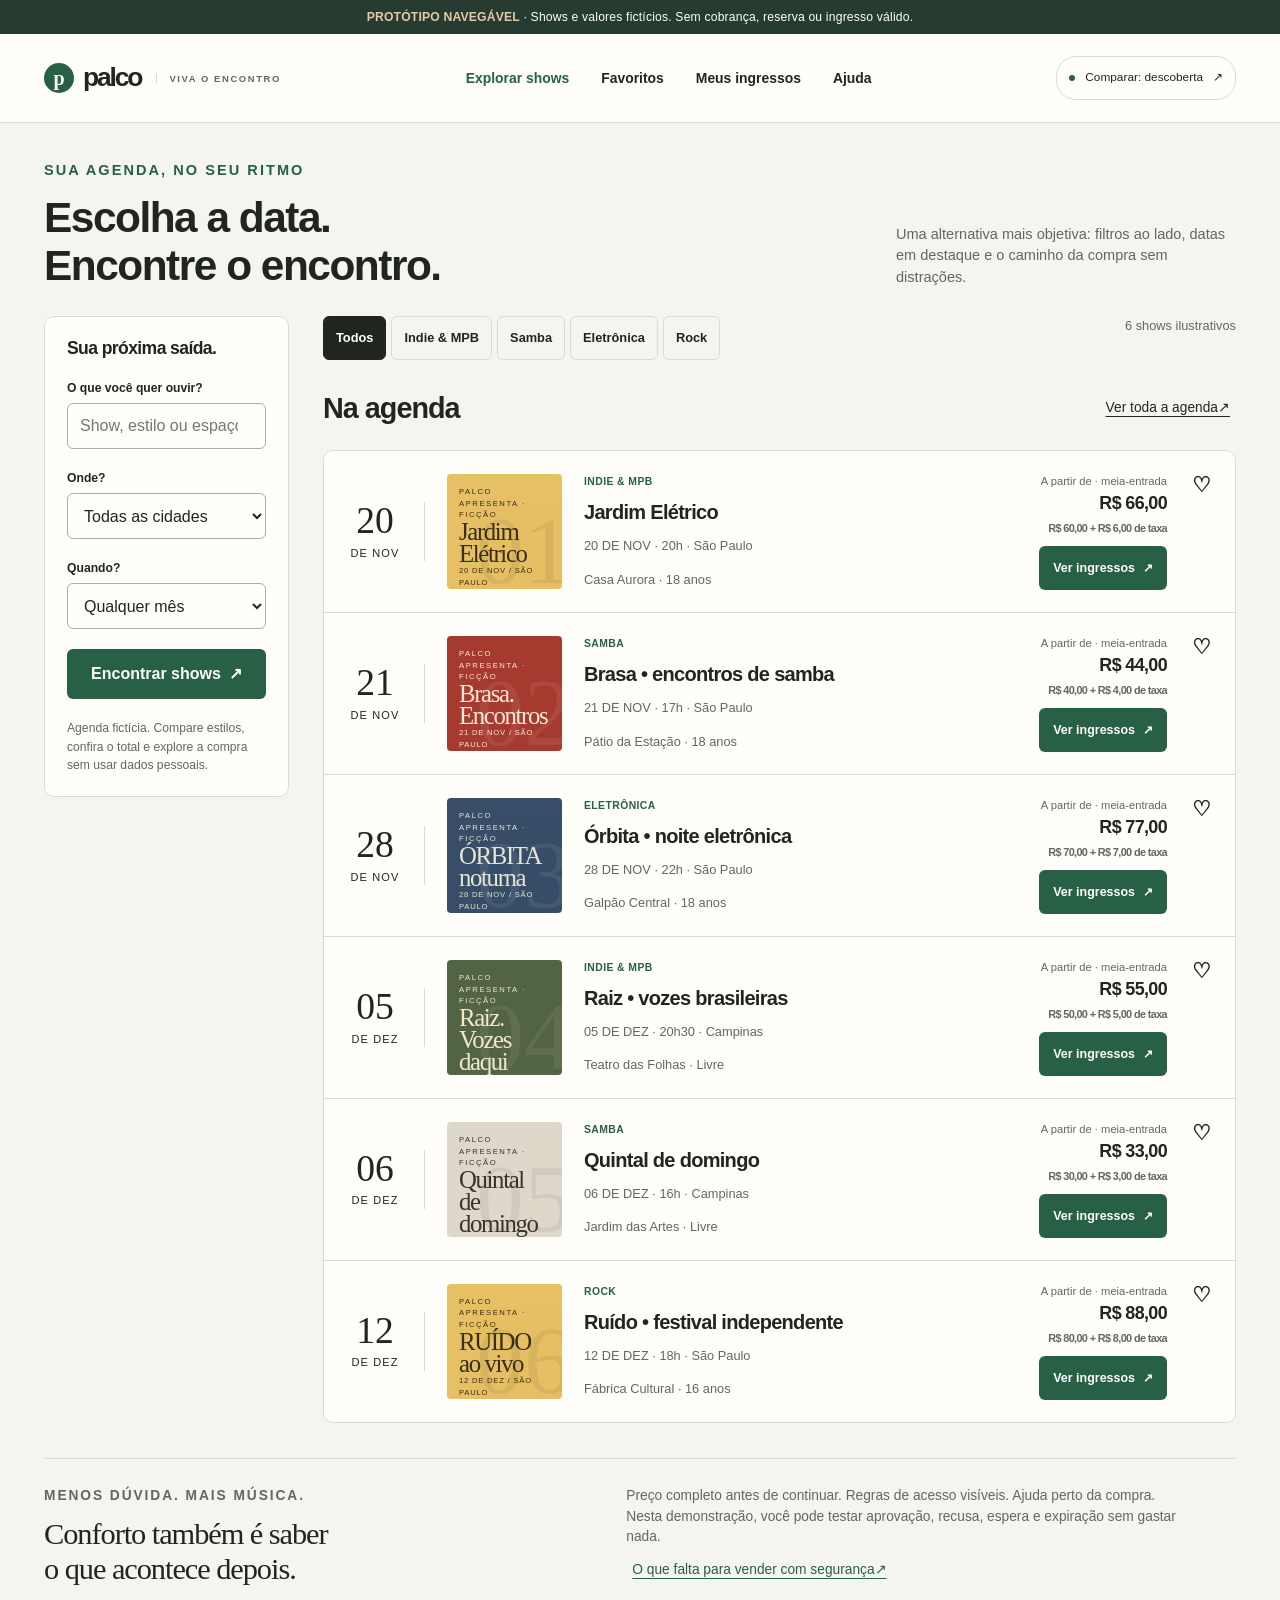
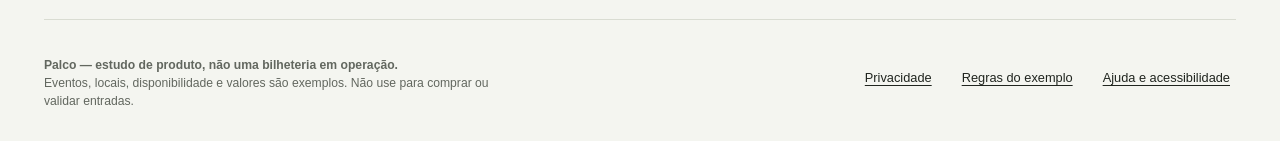
<file: public/agenda/index.html>
<!doctype html>
<html lang="pt-BR">
<head><meta charset="utf-8"><meta name="viewport" content="width=device-width,initial-scale=1"><meta name="description" content="Palco: protótipo navegável de bilheteria de shows. Eventos fictícios, sem cobrança e sem ingresso válido."><meta name="robots" content="noindex,nofollow"><meta name="theme-color" content="#f6f4ef"><meta name="referrer" content="strict-origin-when-cross-origin"><title>Palco — Agenda direta · protótipo de bilheteria</title><style>@layer reset, base, layout, components, responsive;
@layer reset{*{box-sizing:border-box}body,h1,h2,h3,p{margin:0}button,input,select{font:inherit}button,a,input,select{touch-action:manipulation}button{cursor:pointer}a{color:inherit}button{color:inherit}img,svg{max-width:100%}[hidden]{display:none!important}}
@layer base{
:root{--paper:#f6f4ef;--white:#fffefa;--ink:#20251f;--muted:#62675f;--line:#d9dcd2;--accent:#bd3b1d;--tint:#f4e7dd;--forest:#263c31;--radius:10px;--sans:'Avenir Next',Avenir,'Segoe UI',sans-serif;--display:Georgia,'Times New Roman',serif}html{scroll-behavior:smooth}body{background:var(--paper);color:var(--ink);font:16px/1.5 var(--sans)}button{border:0;background:none}a{text-decoration:none}button,a,input,select{outline-offset:4px}:focus-visible{outline:3px solid #235f99}.skip{position:fixed;top:-80px;left:16px;z-index:50;background:var(--ink);color:white;padding:12px}.skip:focus{top:12px}button:disabled{cursor:not-allowed;opacity:.45}h1,h2,h3{line-height:1.12;letter-spacing:-.035em}input,select{min-height:46px;border:1px solid #a9b0a4;border-radius:6px;background:var(--white);padding:10px 12px;color:var(--ink)}input::placeholder{color:#74786f}small,.muted{color:var(--muted)}small{font-size:.82rem}p+p{margin-top:12px}.eyebrow{font-size:.72rem;text-transform:uppercase;letter-spacing:.14em;font-weight:750}.serif{font-family:var(--display);font-weight:400}.demo-note{background:#263c31;color:#fff;text-align:center;font-size:.76rem;padding:8px 16px;letter-spacing:.015em}.demo-note b{color:#e6c8ab}.tag{font-size:.73rem;letter-spacing:.04em;text-transform:uppercase;font-weight:750}.status{padding:8px 12px;border-radius:6px;background:#edf2e9;font-size:.84rem;color:#304530}.status.warn{background:#fff1d4;color:#694900}.badge{display:inline-flex;align-items:center;gap:5px;background:var(--paper);border:1px solid var(--line);padding:5px 10px;border-radius:5px;font-size:.75rem}.primary,.secondary,.icon-btn,.nav-btn,.chip{min-height:44px;display:inline-flex;align-items:center;justify-content:center;gap:8px;font-weight:650;border-radius:6px}.primary{background:var(--accent);color:white;padding:13px 22px}.primary:hover{background:#96301a}.secondary{border:1px solid #a8ada2;background:var(--white);padding:11px 17px}.secondary:hover{background:#eeeee6}.icon-btn{width:44px;flex-shrink:0;border:1px solid var(--line);background:var(--white)}.icon-btn:hover{background:var(--tint)}.nav-btn{padding:8px 12px;font-size:.87rem}.nav-btn:hover{background:#eaece3}.text-link{font-size:.86rem;text-decoration:underline;text-underline-offset:4px;min-height:44px;display:inline-flex;align-items:center}.logo{display:flex;gap:9px;align-items:center;font-weight:900;font-size:1.65rem;letter-spacing:-.08em}.logo-mark{display:grid;place-items:center;width:30px;height:30px;background:var(--accent);color:white;font-size:1.25rem;border-radius:50%;letter-spacing:0;font-family:Georgia,serif}.logo small{font:600 .59rem/1 var(--sans);letter-spacing:.17em;border-left:1px solid var(--line);padding-left:12px;margin-left:6px}.wrap{width:min(1280px,calc(100% - 88px));margin:auto}.toast{position:fixed;bottom:20px;left:50%;transform:translateX(-50%);max-width:calc(100% - 32px);padding:14px 22px;background:var(--ink);color:white;border-radius:8px;z-index:80;box-shadow:0 10px 36px #0003}.sr-only{position:absolute;width:1px;height:1px;overflow:hidden;clip:rect(0,0,0,0)}
}
@layer layout{
.site-header{border-bottom:1px solid var(--line);background:var(--white)}.header-row{height:88px;display:flex;align-items:center;justify-content:space-between;gap:28px}.site-nav{display:flex;align-items:center;gap:8px}.site-nav .active{color:var(--accent)}.variant-switch{font-size:.74rem;border:1px solid var(--line);padding:8px 12px;border-radius:20px;min-height:44px;display:inline-flex;align-items:center;gap:10px}.variant-switch b{width:6px;height:6px;background:var(--accent);border-radius:50%}.page-heading{display:flex;justify-content:space-between;align-items:end;gap:20px;padding:37px 0 27px}.page-heading h1{font-size:clamp(2rem,3.8vw,3.5rem);max-width:650px}.page-heading .eyebrow{margin-bottom:12px;color:var(--accent)}.page-heading p{font-size:.91rem;color:var(--muted);max-width:270px}.search-bar{display:grid;grid-template-columns:1.6fr 1fr 1fr auto;align-items:end;gap:12px;padding:18px 20px;border:1px solid var(--line);background:var(--white);border-radius:10px;margin-bottom:27px}.field{display:grid;gap:6px}.field label{font-size:.76rem;font-weight:700}.field input,.field select{width:100%;min-width:0}.catalog-layout{display:block}.category-row{display:flex;justify-content:space-between;gap:16px;align-items:center;margin:0 0 20px}.chips{display:flex;gap:8px;flex-wrap:wrap}.chip{border:1px solid var(--line);padding:7px 17px;font-size:.8rem;background:transparent}.chip[aria-pressed=true]{background:var(--ink);border-color:var(--ink);color:white}.chip:hover{border-color:var(--ink)}.result-count{font-size:.8rem;white-space:nowrap;color:var(--muted)}.featured{display:grid;grid-template-columns:1.12fr 1fr;border:1px solid var(--line);border-radius:10px;overflow:hidden;background:var(--white);margin-bottom:34px}.feature-art{position:relative;min-height:342px;padding:30px 32px;overflow:hidden;background:#283d32;color:#f1ddba}.feature-art:after{content:'';position:absolute;right:-80px;bottom:-240px;width:540px;height:540px;border:1px solid #a9bb9460;border-radius:50%;box-shadow:0 0 0 28px #a9bb9412,0 0 0 58px #a9bb9412,0 0 0 88px #a9bb9412;transform:rotate(-20deg);pointer-events:none}.feature-art .poster-kicker{font-size:.69rem;letter-spacing:.2em;text-transform:uppercase}.feature-art .poster-title{font:italic 400 clamp(3.4rem,6.8vw,6rem)/.87 Georgia,serif;letter-spacing:-.065em;margin:40px 0 25px;position:relative;z-index:1}.feature-art .poster-bottom{position:relative;z-index:1;display:flex;justify-content:space-between;align-items:end;font-size:.74rem}.poster-bottom strong{font-size:1.7rem;font-weight:400}.feature-content{padding:32px 36px;display:flex;flex-direction:column;align-items:start}.feature-content .eyebrow{color:var(--accent);margin-bottom:14px}.feature-content h2{font-size:clamp(1.8rem,2.8vw,2.6rem);margin-bottom:14px}.feature-content p{font-size:.9rem;color:var(--muted)}.metadata{display:flex;flex-wrap:wrap;gap:7px 18px;font-size:.82rem;color:var(--muted);margin:18px 0}.metadata span{display:inline-flex;gap:6px;align-items:center}.feature-bottom{width:100%;display:flex;align-items:end;justify-content:space-between;gap:12px;margin-top:auto;padding-top:18px}.price{font-size:1.3rem;font-weight:750;letter-spacing:-.035em}.price small{display:block;letter-spacing:0;font-size:.7rem;font-weight:400}.price-detail{font-size:.72rem;color:var(--muted);margin-top:3px}.section-heading{display:flex;justify-content:space-between;gap:20px;align-items:center;margin-bottom:20px}.section-heading h2{font-size:1.8rem}.event-grid{display:grid;grid-template-columns:repeat(3,minmax(0,1fr));gap:23px}.event-card{position:relative;min-width:0;background:var(--white);border:1px solid var(--line);border-radius:10px;overflow:hidden}.event-card:hover{border-color:#9ca593}.card-art{height:195px;padding:20px 22px;display:flex;flex-direction:column;justify-content:space-between;position:relative;overflow:hidden}.card-art .art-type{font-size:.66rem;text-transform:uppercase;letter-spacing:.2em}.card-art .art-title{font:400 2.45rem/.9 Georgia,serif;letter-spacing:-.055em;max-width:90%}.card-art .art-date{font-size:.69rem;letter-spacing:.1em}.card-art.art-0{background:#e7bf65;color:#392f16}.card-art.art-1{background:#a53b2f;color:#ffe8d7}.card-art.art-2{background:#384e68;color:#e3e5d5}.card-art.art-3{background:#536444;color:#f0e9cb}.card-art.art-4{background:#ded8cb;color:#39342e}.card-art .poster-number{position:absolute;right:-10px;bottom:-30px;font-size:10rem;line-height:1;opacity:.08;font-family:Georgia,serif;pointer-events:none}.favorite{position:absolute;top:12px;right:12px;z-index:2;font-size:1.3rem}.favorite[aria-pressed=true]{color:#a1301a;background:#fff1e8}.card-body{padding:20px}.card-body .tag{color:var(--accent);font-size:.65rem}.card-body h3{font-size:1.24rem;margin:8px 0 10px}.card-body p{font-size:.8rem;color:var(--muted)}.card-footer{display:flex;align-items:end;justify-content:space-between;gap:10px;margin-top:18px;padding-top:16px;border-top:1px solid var(--line)}.card-footer .primary{font-size:.78rem;padding:10px 14px}.card-footer .price{font-size:1.12rem}.card-footer .price-detail{font-size:.68rem}.empty{border:1px dashed #a4ad9d;border-radius:10px;padding:48px 20px;text-align:center;background:var(--white);grid-column:1/-1}.empty h3{font-size:1.4rem;margin-bottom:12px}.empty p{color:var(--muted);margin-bottom:20px}.assurance{margin:36px 0;display:grid;grid-template-columns:1fr 1.1fr;gap:28px;border-top:1px solid var(--line);border-bottom:1px solid var(--line);padding:27px 0}.assurance h2{font:400 1.9rem/1.15 Georgia,serif}.assurance p{font-size:.86rem;color:var(--muted);max-width:560px}.assurance .text-link{color:var(--accent)}.site-footer{padding:0 0 30px}.footer-row{display:flex;justify-content:space-between;align-items:start;gap:20px}.footer-links{display:flex;gap:18px;flex-wrap:wrap}.footer-links button{font-size:.8rem;min-height:44px;text-decoration:underline;text-underline-offset:3px}.footer-row p{font-size:.76rem;color:var(--muted);max-width:470px}.agenda-only{display:none}.list-date{display:none}
/* Second composition: date-led compact agenda with persistent filters. */
body.agenda{--accent:#276044;--tint:#edf1e7;--paper:#f4f5f0;--forest:#253a2c}.agenda .page-heading h1{font-size:2.65rem}.agenda .page-heading p{max-width:340px}.agenda .catalog-layout{display:grid;grid-template-columns:245px minmax(0,1fr);gap:34px;align-items:start}.agenda .search-bar{grid-template-columns:1fr;position:sticky;top:20px;padding:22px;gap:20px;margin:0}.agenda .search-bar .primary{width:100%}.agenda .agenda-only{display:block}.agenda .search-bar h2{font-size:1.1rem}.agenda .featured{display:none}.agenda .category-row{align-items:start}.agenda .chips{gap:5px}.agenda .chip{padding:7px 12px}.agenda .event-grid{grid-template-columns:1fr;gap:0;background:var(--white);border:1px solid var(--line);border-radius:10px;overflow:hidden}.agenda .event-card{display:grid;grid-template-columns:77px 115px 1fr;border:0;border-bottom:1px solid var(--line);border-radius:0;align-items:center;padding:22px 24px;gap:22px}.agenda .event-card:last-child{border-bottom:0}.agenda .list-date{display:flex;flex-direction:column;align-items:center;border-right:1px solid var(--line);padding-right:22px}.agenda .list-date strong{font:400 2.35rem/1 Georgia,serif}.agenda .list-date span{font-size:.69rem;letter-spacing:.1em;margin-top:5px}.agenda .card-art{height:115px;border-radius:4px;padding:12px}.agenda .card-art .art-title{font-size:1.55rem}.agenda .card-art .art-type,.agenda .card-art .art-date{font-size:.48rem}.agenda .poster-number{font-size:6rem;bottom:-10px}.agenda .card-body{padding:0;display:grid;grid-template-columns:1fr auto;column-gap:20px;align-items:center}.agenda .card-body .tag,.agenda .card-body h3,.agenda .card-body>p{grid-column:1}.agenda .card-body h3{font-size:1.25rem;max-width:300px}.agenda .card-body .tag{padding-right:34px}.agenda .card-footer{grid-column:2;grid-row:1/5;display:flex;flex-direction:column;align-items:end;border:0;padding:0;margin:0;gap:10px}.agenda .card-footer .price{text-align:right}.agenda .favorite{top:12px;right:12px;width:44px;height:44px;min-height:44px;background:transparent;border:0}.agenda .card-footer .primary{background:#276044}.agenda .card-footer .primary:hover{background:#19452f}.agenda .section-heading{margin-top:26px}.agenda .assurance{margin-top:35px}
}
@layer components{
dialog{border:0;border-radius:14px;padding:0;width:min(970px,calc(100% - 32px));max-height:calc(100dvh - 40px);background:var(--white);color:var(--ink);box-shadow:0 26px 100px #0004}dialog::backdrop{background:#1320179c}body:has(dialog[open]){overflow:hidden}.modal-header{padding:19px 26px;border-bottom:1px solid var(--line);display:flex;justify-content:space-between;align-items:center;gap:14px;position:sticky;top:0;background:var(--white);z-index:5}.modal-header h2{font-size:1.1rem;letter-spacing:-.02em}.modal-header .eyebrow{color:var(--accent);font-size:.62rem;margin-bottom:5px}.modal-body{padding:28px}.stepper{display:flex;gap:8px;flex-wrap:wrap;margin-bottom:24px;font-size:.76rem;color:var(--muted)}.stepper span{padding:6px 10px;border:1px solid var(--line);border-radius:20px}.stepper .current{background:var(--ink);color:white;border-color:var(--ink)}.checkout-layout{display:grid;grid-template-columns:minmax(0,1.55fr) minmax(230px,.9fr);gap:30px}.detail-title{font-size:2rem;margin:8px 0 12px}.event-info{font-size:.87rem;color:var(--muted);margin-bottom:20px}.info-row{display:flex;gap:8px;flex-wrap:wrap;margin-bottom:20px}.detail-summary{font-size:.9rem;max-width:600px;color:var(--muted);margin:16px 0 20px}.ticket-row{display:flex;align-items:center;justify-content:space-between;gap:15px;border-top:1px solid var(--line);padding:18px 0}.ticket-row b{font-size:.9rem}.ticket-row small{display:block;max-width:255px}.stepper-input{display:flex;align-items:center;gap:12px}.stepper-input button{border:1px solid #a6afa0;width:44px;height:44px;border-radius:6px;background:var(--white);font-size:1.1rem}.stepper-input button:hover{background:var(--paper)}.stepper-input output{min-width:22px;text-align:center;font-variant-numeric:tabular-nums}.purchase-summary{align-self:start;padding:22px;background:var(--paper);border:1px solid var(--line);border-radius:9px;position:sticky;top:90px}.purchase-summary h3{font-size:1.05rem;margin-bottom:18px}.summary-line{display:flex;justify-content:space-between;gap:14px;font-size:.85rem;margin-bottom:11px}.summary-line.total{font-weight:750;font-size:1.15rem;border-top:1px solid var(--line);padding-top:15px;margin-top:15px}.purchase-summary .primary,.purchase-summary .secondary{width:100%;margin-top:14px}.purchase-summary small{display:block;margin-top:12px;line-height:1.5}.notice{padding:14px;background:#f2e7da;color:#664b28;font-size:.81rem;border-radius:7px;margin:18px 0;line-height:1.55}.notice b{display:block;margin-bottom:4px}.form-grid{display:grid;gap:18px}.payment-choice{display:flex;gap:12px;padding:15px;border:1px solid #a9b0a4;border-radius:8px;align-items:start;cursor:pointer}.payment-choice:has(input:checked){border-color:var(--accent);background:var(--tint)}.payment-choice input{min-height:20px;width:20px;height:20px;accent-color:var(--accent);margin:3px 0 0}.payment-choice span{font-size:.9rem}.payment-choice small{display:block;margin-top:4px}.consent{display:flex;align-items:start;gap:10px;font-size:.8rem}.consent input{width:20px;height:20px;min-height:20px;flex-shrink:0;accent-color:var(--accent)}.inline-actions{display:flex;gap:14px;align-items:center;flex-wrap:wrap;margin:20px 0}.inline-error{font-size:.85rem;color:#a52d1c;margin:12px 0}.states{display:grid;grid-template-columns:repeat(2,minmax(0,1fr));gap:9px;margin:15px 0}.states button{font-size:.8rem;padding:12px;border:1px solid var(--line);min-height:44px;border-radius:6px;background:white}.states button[aria-pressed=true]{border-color:var(--accent);color:var(--accent);background:var(--tint)}.payment-state{padding:24px;border:1px solid var(--line);border-radius:8px;margin-top:20px}.payment-state h3{font-size:1.55rem;margin:10px 0}.payment-state p{font-size:.9rem;color:var(--muted)}.demo-ticket{border:1px solid var(--line);border-radius:9px;background:var(--paper);padding:24px;margin:20px 0;display:flex;align-items:center;gap:22px}.invalid-code{width:110px;height:110px;flex-shrink:0;display:grid;place-items:center;border:3px dashed #7c8575;font-size:.62rem;letter-spacing:.1em;font-weight:800;text-align:center;background:#f6f4ef;color:#5b6454;transform:rotate(-3deg)}.demo-ticket h3{font-size:1.4rem;margin:7px 0}.demo-ticket p{font-size:.82rem}.policy-list{padding-left:20px;font-size:.9rem}.policy-list li{margin:12px 0}.compact-modal{width:min(690px,calc(100% - 32px))}.compact-modal .modal-body h3{font-size:1.4rem;margin-bottom:12px}.compact-modal .modal-body p{font-size:.9rem;color:var(--muted)}.support-actions{display:flex;flex-wrap:wrap;gap:10px;margin-top:22px}.error-note{padding:22px;border:1px solid #c58d7c;border-radius:8px;color:#71351f;background:#fbf2e7}.checkin-box{padding:18px;border:1px dashed #9aa793;border-radius:8px;margin:18px 0}.checkin-box b{display:block;margin-bottom:7px}.checkin-box p{font-size:.85rem}.print-only{display:none}
}
@layer responsive{
@media(min-width:1500px){.wrap{width:min(1360px,calc(100% - 120px))}}
@media(max-width:1050px){.wrap{width:calc(100% - 48px)}.header-row{gap:14px}.logo small{display:none}.nav-btn{padding:8px}.feature-content{padding:25px}.feature-art{min-height:360px}.feature-bottom{flex-wrap:wrap}.event-grid{gap:15px}.card-body{padding:15px}.card-footer{flex-wrap:wrap;align-items:start}.agenda .catalog-layout{grid-template-columns:210px minmax(0,1fr);gap:20px}.agenda .event-card{grid-template-columns:55px 1fr;gap:16px;padding:20px}.agenda .card-art{display:none}.agenda .list-date{padding-right:15px}.agenda .card-body{grid-template-columns:1fr}.agenda .card-footer{grid-column:1;grid-row:auto;flex-direction:row;align-items:end;justify-content:space-between;margin-top:14px}.agenda .card-footer .price{text-align:left}.checkout-layout{gap:20px}}
@media(max-width:760px){.wrap{width:calc(100% - 32px)}.header-row{height:auto;min-height:80px;flex-wrap:wrap;padding:16px 0 12px;gap:13px}.logo{font-size:1.55rem}.site-nav{gap:2px;margin-left:auto}.site-nav .nav-discover{display:none}.variant-switch{font-size:.68rem;min-height:44px;padding:5px 10px}.page-heading{padding:27px 0 20px;display:block}.page-heading h1{font-size:2.4rem}.page-heading p{max-width:100%;margin-top:14px;font-size:.85rem}.search-bar{grid-template-columns:1fr 1fr;padding:15px;gap:12px}.search-bar .search-field{grid-column:1/-1}.search-bar .primary{grid-column:1/-1}.category-row{display:block}.chips{gap:6px}.chip{padding:7px 13px}.result-count{display:block;margin-top:13px}.featured{grid-template-columns:1fr}.feature-art{min-height:260px;padding:25px}.feature-art .poster-title{font-size:4.8rem;margin:30px 0 25px}.feature-content{padding:25px}.feature-content h2{font-size:2rem}.feature-bottom{flex-wrap:nowrap;margin-top:12px}.event-grid{grid-template-columns:repeat(2,minmax(0,1fr));gap:14px}.card-art{height:180px;padding:17px}.card-art .art-title{font-size:2.1rem}.card-body h3{font-size:1.1rem}.card-footer{display:block}.card-footer .primary{width:100%;margin-top:13px}.assurance{grid-template-columns:1fr;gap:17px}.assurance h2{font-size:1.8rem}.footer-row{display:block}.footer-links{margin-top:10px}.agenda .catalog-layout{grid-template-columns:1fr}.agenda .search-bar{position:static;grid-template-columns:1fr 1fr;gap:12px;padding:15px}.agenda .search-bar h2{display:none}.agenda .search-bar .search-field{grid-column:1/-1}.agenda .search-bar .primary{grid-column:1/-1}.agenda .category-row{margin-top:24px}.agenda .page-heading h1{font-size:2.3rem}.agenda .section-heading{margin-top:22px}.agenda .event-card{grid-template-columns:55px minmax(0,1fr);padding:20px 17px}.agenda .card-body h3{font-size:1.18rem}.agenda .card-footer .primary{width:auto;margin:0}.section-heading h2{font-size:1.6rem}.section-heading .text-link{font-size:.77rem}dialog{width:calc(100% - 16px);max-height:calc(100dvh - 16px);border-radius:10px}.modal-header{padding:14px 17px}.modal-body{padding:20px 17px}.checkout-layout{grid-template-columns:1fr;gap:20px}.purchase-summary{position:static}.detail-title{font-size:1.75rem}.stepper{gap:4px;font-size:.69rem}.stepper span{padding:5px 8px}.ticket-row small{max-width:190px}.demo-ticket{padding:18px;gap:15px}.invalid-code{width:85px;height:85px}.demo-ticket h3{font-size:1.2rem}.demo-note{font-size:.69rem}.states{grid-template-columns:1fr 1fr}.support-actions .secondary{width:100%}}
@media(max-width:390px){.event-grid{grid-template-columns:1fr}.card-art{height:210px}.feature-bottom{flex-wrap:wrap}.site-nav .nav-btn{font-size:.74rem;padding:5px 7px}.ticket-row{align-items:start}.stepper-input{gap:6px}.stepper-input button{width:44px}.ticket-row small{max-width:145px}.header-row .variant-switch{order:3}.demo-ticket{align-items:start;flex-direction:column}}
@media(prefers-reduced-motion:reduce){html{scroll-behavior:auto}*,*:before,*:after{animation:none!important;transition:none!important}}
@media(min-width:1051px){.agenda .card-footer{padding-right:44px}}
@media print{body>*:not(dialog){display:none!important}dialog{position:static;display:block;max-height:none;width:100%;box-shadow:none}.modal-header button,.states,.inline-actions,.purchase-summary button{display:none}.print-only{display:block;font-size:24px;color:#a52d1c}}
}
</style></head>
<body class="agenda">
<a class="skip" href="#main">Pular para o conteúdo</a>
<div class="demo-note"><b>PROTÓTIPO NAVEGÁVEL</b> · Shows e valores fictícios. Sem cobrança, reserva ou ingresso válido.</div>
<header class="site-header"><div class="wrap header-row"><a class="logo" href="../" aria-label="Palco, início"><span class="logo-mark" aria-hidden="true">p</span>palco<small>VIVA O ENCONTRO</small></a><nav class="site-nav" aria-label="Navegação principal"><a class="nav-btn nav-discover active" href="#catalog">Explorar shows</a><button class="nav-btn" id="favorite-nav" data-favorites aria-pressed="false">Favoritos</button><button class="nav-btn" data-info="tickets">Meus ingressos</button><button class="nav-btn" data-info="support">Ajuda</button></nav><a class="variant-switch" href="../"><b aria-hidden="true"></b>Comparar: descoberta <span aria-hidden="true">↗</span></a></div></header>
<main id="main" class="wrap">
<div class="page-heading"><div><p class="eyebrow">Sua agenda, no seu ritmo</p><h1>Escolha a data.<br>Encontre o encontro.</h1></div><p>Uma alternativa mais objetiva: filtros ao lado, datas em destaque e o caminho da compra sem distrações.</p></div>
<div class="catalog-layout" id="catalog">
<form class="search-bar" id="search-form" role="search" aria-label="Encontrar shows"><h2 class="agenda-only">Sua próxima saída.</h2><div class="field search-field"><label for="search">O que você quer ouvir?</label><input type="search" id="search" placeholder="Show, estilo ou espaço" autocomplete="off"></div><div class="field"><label for="city">Onde?</label><select id="city"><option value="">Todas as cidades</option><option>São Paulo</option><option>Campinas</option></select></div><div class="field"><label for="period">Quando?</label><select id="period"><option value="">Qualquer mês</option><option value="2026-11">Novembro de 2026</option><option value="2026-12">Dezembro de 2026</option></select></div><button class="primary" type="submit">Encontrar shows <span aria-hidden="true">↗</span></button><p class="agenda-only muted" style="font-size:.76rem">Agenda fictícia. Compare estilos, confira o total e explore a compra sem usar dados pessoais.</p></form>
<div class="catalog-content">
<div class="category-row"><div class="chips" role="group" aria-label="Filtrar por estilo"><button class="chip" data-category="Todos" aria-pressed="true">Todos</button><button class="chip" data-category="Indie & MPB" aria-pressed="false">Indie & MPB</button><button class="chip" data-category="Samba" aria-pressed="false">Samba</button><button class="chip" data-category="Eletrônica" aria-pressed="false">Eletrônica</button><button class="chip" data-category="Rock" aria-pressed="false">Rock</button></div><span class="result-count" id="result-count" role="status" tabindex="-1"></span></div>
<section class="featured" id="featured" aria-labelledby="featured-title"><div class="feature-art" aria-hidden="true"><span class="poster-kicker">Uma noite de canções brasileiras · evento fictício</span><div class="poster-title">Jardim<br>Elétrico.</div><div class="poster-bottom"><span>CASA AURORA<br>SÃO PAULO / BR</span><span><strong>20</strong> NOV<br>SEXTA · 20H</span></div></div><div class="feature-content"><span class="eyebrow">Em destaque · Indie & MPB</span><h2 id="featured-title">Perto do palco.<br>Longe da rotina.</h2><p>Jardim Elétrico na Casa Aurora.<br>Uma noite de guitarras, encontros e canções para ficar.</p><div class="metadata"><span>20 nov 2026 · 20h</span><span>São Paulo · 18 anos</span></div><div class="feature-bottom"><div class="price"><small>A partir de · meia-entrada</small>R$ 66,00<div class="price-detail">R$ 60,00 + R$ 6,00 de taxa</div></div><button class="primary" data-open="jardim">Explorar este show <span aria-hidden="true">↗</span></button></div></div></section>
<div class="section-heading"><h2>Na agenda</h2><button class="text-link" data-reset>Ver toda a agenda <span aria-hidden="true">↗</span></button></div>
<div class="event-grid" id="events" aria-label="Shows encontrados"></div>
</div></div>
<section class="assurance" aria-labelledby="comfort-title"><div><p class="eyebrow" style="margin-bottom:10px">Menos dúvida. Mais música.</p><h2 id="comfort-title">Conforto também é saber<br>o que acontece depois.</h2></div><div><p>Preço completo antes de continuar. Regras de acesso visíveis. Ajuda perto da compra. Nesta demonstração, você pode testar aprovação, recusa, espera e expiração sem gastar nada.</p><button class="text-link" data-info="security">O que falta para vender com segurança <span aria-hidden="true">↗</span></button></div></section>
</main>
<footer class="site-footer"><div class="wrap footer-row"><div><p><b>Palco — estudo de produto, não uma bilheteria em operação.</b><br>Eventos, locais, disponibilidade e valores são exemplos. Não use para comprar ou validar entradas.</p></div><div class="footer-links"><button data-info="privacy">Privacidade</button><button data-info="rules">Regras do exemplo</button><button data-info="support">Ajuda e acessibilidade</button></div></div></footer>
<dialog id="flow-dialog" aria-labelledby="flow-title"><div class="modal-header"><div><p class="eyebrow">Explorar uma compra · sem pagamento real</p><h2 id="flow-title">Escolha de ingressos</h2></div><button class="icon-btn" id="flow-close" data-close-flow aria-label="Fechar compra de demonstração">✕</button></div><div id="flow-content" class="modal-body"></div></dialog>
<dialog id="info-dialog" class="compact-modal" aria-labelledby="info-title"><div class="modal-header"><h2 id="info-title">Informações</h2><button class="icon-btn" data-close-info aria-label="Fechar informações">✕</button></div><div id="info-content" class="modal-body"></div></dialog>
<div id="toast" class="toast" role="status" hidden></div>
<script>'use strict';
/* Static UX prototype. No payment, reservation, account, scanner or backend calls. */
const EVENTS = [
 {id:'jardim',title:'Jardim Elétrico',subtitle:'Canções para atravessar a noite',category:'Indie & MPB',city:'São Paulo',venue:'Casa Aurora',date:'2026-11-20',time:'20h',price:12000,age:'18 anos',art:'0',poster:'Jardim<br>Elétrico',description:'Um encontro de guitarras e canções brasileiras em uma casa intimista. Abertura dos portões às 19h; apresentação às 20h.',accessibility:'Entrada sem degraus, área reservada e banheiro acessível — dados ilustrativos a confirmar com o local.'},
 {id:'brasa',title:'Brasa • encontros de samba',subtitle:'Roda aberta, cidade acesa',category:'Samba',city:'São Paulo',venue:'Pátio da Estação',date:'2026-11-21',time:'17h',price:8000,age:'18 anos',art:'1',poster:'Brasa.<br>Encontros',description:'Uma tarde de samba que vira noite. Evento em área coberta, sem lugares numerados. Informações de transporte e acessibilidade devem ser confirmadas na produção.',accessibility:'Área de circulação acessível — informação ilustrativa, ainda não verificada.'},
 {id:'orbita',title:'Órbita • noite eletrônica',subtitle:'O som encontra outro espaço',category:'Eletrônica',city:'São Paulo',venue:'Galpão Central',date:'2026-11-28',time:'22h',price:14000,age:'18 anos',art:'2',poster:'ÓRBITA<br>noturna',description:'Uma noite de música eletrônica com apresentação ao vivo. Pista de entrada geral, sem marcação de assentos. Programação fictícia para explorar o produto.',accessibility:'Rota acessível e área de descanso — informações demonstrativas.'},
 {id:'raiz',title:'Raiz • vozes brasileiras',subtitle:'Perto de quem canta',category:'Indie & MPB',city:'Campinas',venue:'Teatro das Folhas',date:'2026-12-05',time:'20h30',price:10000,age:'Livre',art:'3',poster:'Raiz.<br>Vozes daqui',description:'Canções brasileiras em um encontro de vozes. Neste esboço, o ingresso dá acesso ao setor geral; a escolha de assentos está fora do escopo.',accessibility:'Espaços para cadeira de rodas e acompanhante — dados de demonstração.'},
 {id:'quintal',title:'Quintal de domingo',subtitle:'Música para chegar mais perto',category:'Samba',city:'Campinas',venue:'Jardim das Artes',date:'2026-12-06',time:'16h',price:6000,age:'Livre',art:'4',poster:'Quintal<br>de domingo',description:'Música ao ar livre para toda a família. Política de chuva, entrada de menores e regras de acompanhante precisam ser definidas antes das vendas.',accessibility:'Acesso em piso nivelado — condição ilustrativa a verificar.'},
 {id:'ruido',title:'Ruído • festival independente',subtitle:'Novas bandas, novas histórias',category:'Rock',city:'São Paulo',venue:'Fábrica Cultural',date:'2026-12-12',time:'18h',price:16000,age:'16 anos',art:'0',poster:'RUÍDO<br>ao vivo',description:'Três apresentações em uma noite dedicada ao rock independente. Evento fictício; nenhuma atração ou local representa uma oferta real de ingresso.',accessibility:'Área acessível próxima ao palco — proposta de demonstração.'}
];
const $ = (s,ctx=document)=>ctx.querySelector(s);
const $$ = (s,ctx=document)=>Array.from(ctx.querySelectorAll(s));
const esc = value=>String(value).replace(/[&<>"']/g,c=>({'&':'&amp;','<':'&lt;','>':'&gt;','"':'&quot;',"'":'&#39;'}[c]));
const money = cents=>new Intl.NumberFormat('pt-BR',{style:'currency',currency:'BRL'}).format(cents/100);
const shortDate = date=>new Date(date+'T12:00:00-03:00').toLocaleDateString('pt-BR',{day:'2-digit',month:'short'}).replace('.','').toUpperCase();
const longDate = date=>new Date(date+'T12:00:00-03:00').toLocaleDateString('pt-BR',{weekday:'long',day:'numeric',month:'long',year:'numeric'});
const favorites = new Set();
let category='Todos',favoritesOnly=false,current=null,regular=1,half=0,step='tickets',payment='pix',paymentState='pending',demoTicket=null,toastTimer;
const dialog=$('#flow-dialog'),infoDialog=$('#info-dialog');
function notify(text){const el=$('#toast');el.textContent=text;el.hidden=false;clearTimeout(toastTimer);toastTimer=setTimeout(()=>el.hidden=true,4200);}
function minPrice(event){const base=event.price/2;return base+Math.round(base*.1);}
function card(event,index){const base=event.price/2;const date=shortDate(event.date).split(' ');return `<article class="event-card" data-event="${event.id}">
 <div class="list-date" aria-hidden="true"><strong>${date[0]}</strong><span>${date.slice(1).join(' ')}</span></div>
 <div class="card-art art-${event.art}" aria-hidden="true"><span class="art-type">Palco apresenta · ficção</span><span class="art-title">${event.poster}</span><span class="art-date">${shortDate(event.date)} / ${event.city.toUpperCase()}</span><span class="poster-number">${String(index+1).padStart(2,'0')}</span></div>
 <button class="icon-btn favorite" data-favorite="${event.id}" aria-pressed="${favorites.has(event.id)}" aria-label="${favorites.has(event.id)?'Remover':'Salvar'} ${esc(event.title)} nos favoritos">${favorites.has(event.id)?'♥':'♡'}</button>
 <div class="card-body"><span class="tag">${esc(event.category)}</span><h3>${esc(event.title)}</h3><p>${shortDate(event.date)} · ${event.time} · ${esc(event.city)}</p><p>${esc(event.venue)} · ${event.age}</p>
 <div class="card-footer"><div class="price"><small>A partir de · meia-entrada</small>${money(minPrice(event))}<div class="price-detail">${money(base)} + ${money(Math.round(base*.1))} de taxa</div></div><button class="primary" data-open="${event.id}" aria-label="Ver ingressos de ${esc(event.title)}">Ver ingressos <span aria-hidden="true">↗</span></button></div></div></article>`;}
function renderCatalog(){
 const search=$('#search').value.trim().toLocaleLowerCase('pt-BR'),city=$('#city').value,period=$('#period').value;
 const filtered=EVENTS.filter(e=>(category==='Todos'||e.category===category)&&(!city||e.city===city)&&(!period||e.date.startsWith(period))&&(!favoritesOnly||favorites.has(e.id))&&(`${e.title} ${e.category} ${e.city} ${e.venue}`.toLocaleLowerCase('pt-BR').includes(search)));
 $('#events').innerHTML=filtered.length?filtered.map(card).join(''):`<div class="empty"><span class="eyebrow">Nada por aqui, ainda</span><h3>${favoritesOnly?'Salve um show para encontrar depois.':'Nenhum show com esses filtros.'}</h3><p>${favoritesOnly?'Use o coração nos eventos que chamarem sua atenção.':'Experimente outra cidade, mês ou estilo musical.'}</p><button class="secondary" data-reset>Limpar filtros</button></div>`;
 $('#result-count').textContent=`${filtered.length} ${filtered.length===1?'show ilustrativo':'shows ilustrativos'}`;
 $('#favorite-nav').setAttribute('aria-pressed',String(favoritesOnly));
 $('#favorite-nav').classList.toggle('active',favoritesOnly);
 $$('.chip').forEach(el=>el.setAttribute('aria-pressed',String(el.dataset.category===category)));
 $('#featured').hidden=!!(search||city||period||favoritesOnly||category!=='Todos');
}
function resetFilters(){category='Todos';favoritesOnly=false;$('#search').value='';$('#city').value='';$('#period').value='';renderCatalog();}
function totals(){const subtotal=regular*current.price+half*(current.price/2);const fee=Math.round(subtotal*.1);return {subtotal,fee,total:subtotal+fee,count:regular+half};}
function steps(){return `<div class="stepper" aria-label="Etapas da simulação"><span class="${step==='tickets'?'current':''}" ${step==='tickets'?'aria-current="step"':''}>1 · Ingressos</span><span class="${step==='checkout'?'current':''}" ${step==='checkout'?'aria-current="step"':''}>2 · Conferência</span><span class="${step==='payment'?'current':''}" ${step==='payment'?'aria-current="step"':''}>3 · Simulação</span></div>`;}
function summary(button=true){const t=totals();return `<aside class="purchase-summary" aria-label="Resumo do pedido"><h3>Seu resumo, sem surpresa.</h3><div class="summary-line"><span>${t.count} ${t.count===1?'ingresso':'ingressos'}</span><b>${money(t.subtotal)}</b></div><div class="summary-line"><span>Taxa de serviço (10%)</span><b>${money(t.fee)}</b></div><div class="summary-line total"><span>Total</span><span id="order-total">${money(t.total)}</span></div><small>Valores fictícios. Todos os custos do exemplo já estão incluídos neste total.</small>${button?`<button class="primary" data-next ${!t.count?'disabled':''}>Conferir pedido <span aria-hidden="true">→</span></button>`:''}<small>Sem cadastro obrigatório no fluxo proposto. Até 6 ingressos por pedido nesta demonstração.</small></aside>`;}
function ticketControl(kind,label,base,qty,description){return `<div class="ticket-row"><div><b>${label}</b><small>${money(base)} + ${money(Math.round(base*.1))} de taxa</small><small>${description}</small></div><div class="stepper-input"><button data-quantity="${kind}" data-delta="-1" aria-label="Diminuir quantidade de ${label}" ${qty===0?'disabled':''}>−</button><output id="quantity-${kind}" aria-live="polite" aria-label="Quantidade de ${label}">${qty}</output><button data-quantity="${kind}" data-delta="1" aria-label="Aumentar quantidade de ${label}" ${regular+half>=6?'disabled':''}>+</button></div></div>`;}
function renderFlow(){
 $('#flow-title').textContent=current.title;
 let content='';
 if(step==='tickets')content=`${steps()}<div class="checkout-layout"><section><span class="tag">${esc(current.category)} · evento fictício</span><h3 class="detail-title">Uma boa noite começa sem dúvida.</h3><p class="event-info">${longDate(current.date)} · ${current.time}<br>${esc(current.venue)} · ${esc(current.city)}</p><div class="info-row"><span class="badge">Classificação: ${current.age}</span><span class="badge">Pista · lote demonstrativo 1</span></div><p class="detail-summary">${esc(current.description)}</p><h3>Escolha seus ingressos</h3>${ticketControl('regular','Inteira',current.price,regular,'Entrada geral, sem assento numerado.')}${ticketControl('half','Meia-entrada',current.price/2,half,'Elegibilidade e documento precisam ser conferidos.')}<div class="notice"><b>Meia-entrada sem surpresa</b>Este é um exemplo de categoria. Beneficiários, cotas, documentos e acompanhantes devem seguir as regras legais e a política do evento, ainda a definir.</div><p class="detail-summary"><b>Acessibilidade:</b> ${esc(current.accessibility)}</p><button class="text-link" data-info="rules">Ver cancelamento, acesso e regras do exemplo</button></section>${summary()}</div>`;
 if(step==='checkout')content=`${steps()}<div class="checkout-layout"><section><h3 class="detail-title">Poucos passos.<br>Informação clara.</h3><p class="detail-summary">Na versão real, o cliente poderá comprar sem criar conta e recuperar os ingressos por um acesso seguro.</p><div class="notice"><b>Nenhum dado pessoal é solicitado aqui.</b>Os campos abaixo são fictícios e bloqueados. Não insira dados de cartão, CPF ou informações pessoais neste protótipo.</div><form id="checkout-form" class="form-grid"><div class="field"><label for="buyer-name">Nome do comprador · exemplo</label><input id="buyer-name" value="Cliente de demonstração" readonly aria-readonly="true" autocomplete="off"></div><div class="field"><label for="buyer-email">E-mail de entrega · exemplo</label><input id="buyer-email" type="email" value="cliente@example.com" readonly aria-readonly="true" autocomplete="off"></div><div><h3 style="font-size:1.05rem;margin-bottom:12px">Como seria o pagamento?</h3><label class="payment-choice"><input type="radio" name="payment" value="pix" ${payment==='pix'?'checked':''}><span><b>Pix</b><small>O ingresso só seria liberado após confirmação no servidor. Nenhuma chave Pix será gerada aqui.</small></span></label><label class="payment-choice" style="margin-top:10px"><input type="radio" name="payment" value="card" ${payment==='card'?'checked':''}><span><b>Cartão</b><small>Na aplicação real, usar checkout hospedado/tokenização do provedor. Sem campos de cartão neste esboço.</small></span></label></div><label class="consent"><input id="demo-consent" type="checkbox" required><span>Entendi que esta é apenas uma simulação e que nenhum pagamento será feito.</span></label><button class="primary" type="submit">Testar fluxo de pagamento <span aria-hidden="true">→</span></button></form><button class="text-link" data-back>← Voltar aos ingressos</button></section>${summary(false)}</div>`;
 if(step==='payment')content=`${steps()}<div class="checkout-layout"><section><span class="tag">Laboratório do protótipo · ${payment==='pix'?'Pix':'Cartão'}</span><h3 class="detail-title">E se o pagamento…</h3><p class="detail-summary">Escolha uma situação para testar a experiência. São estados locais, não respostas de um provedor. Não existe reserva ou cobrança real.</p><div class="states" aria-label="Simular estado do pagamento">${[['pending','Ficasse pendente'],['approved','Fosse aprovado'],['declined','Fosse recusado'],['expired','Expirasse']].map(([state,label])=>`<button data-payment-state="${state}" aria-pressed="${paymentState===state}">${label}</button>`).join('')}</div>${paymentView()}<div class="inline-actions"><button class="text-link" data-back>← Rever pedido</button><button class="text-link" data-info="support">Preciso de ajuda</button></div></section>${summary(false)}</div>`;
 $('#flow-content').innerHTML=content;
}
function paymentView(){
 const states={pending:['Aguardando confirmação','Ainda não há ingresso liberado. No produto real, a confirmação vem do servidor, com consulta ao provedor e tratamento de webhooks autenticados.','Pendente · simulado'],approved:['Fluxo aprovado, em demonstração','Este resultado foi escolhido por você para explorar a tela. Não houve pagamento, envio de e-mail ou emissão de ingresso válido.','Aprovado · simulado'],declined:['Não foi desta vez. Você pode tentar de novo.','No produto real, mostrar uma mensagem útil sem expor dados sensíveis. Uma nova tentativa não pode duplicar cobrança ou pedido.','Recusado · simulado'],expired:['O prazo terminou. Vamos conferir de novo.','Na produção, a reserva deve expirar no servidor. Pagamento confirmado depois da liberação do estoque exige conciliação e uma política explícita, não emissão automática.','Expirado · simulado']};
 const [title,description,badge]=states[paymentState];
 return `<div class="payment-state" role="status"><span class="status ${paymentState==='pending'||paymentState==='expired'?'warn':''}">${badge}</span><h3>${title}</h3><p>${description}</p>${paymentState==='approved'?'<button class="primary" data-view-ticket style="margin-top:18px">Ver ingresso de exemplo →</button>':''}${paymentState==='declined'||paymentState==='expired'?'<button class="secondary" data-retry style="margin-top:18px">Simular nova tentativa</button>':''}</div>`;
}
function openEvent(id){current=EVENTS.find(e=>e.id===id);if(!current)return;regular=1;half=0;step='tickets';paymentState='pending';renderFlow();dialog.showModal();dialog.scrollTop=0;}
function showInfo(kind){
 const views={
 support:{title:'Ajuda sem labirinto',body:'<h3>O cliente precisa encontrar ajuda antes de desistir.</h3><p>O produto real deve ter suporte visível no checkout e no ingresso: recuperação de acesso, pagamento pendente, acessibilidade, cancelamento e alteração de titularidade quando permitida.</p><div class="notice"><b>Canal ainda não conectado</b>Esta tela não envia mensagens e não tem atendimento real. Endereço, horário, prazo de resposta e responsável precisam ser definidos.</div><div class="support-actions"><button class="secondary" data-info="rules">Ver regras do exemplo</button><button class="secondary" data-info="privacy">Privacidade e dados</button></div>'},
 rules:{title:'Regras claras antes da compra',body:'<h3>Informação faz parte do ingresso.</h3><ul class="policy-list"><li><b>Evento fictício:</b> nenhuma oferta real está sendo feita.</li><li><b>Total antecipado:</b> valor do ingresso e taxa de serviço de exemplo aparecem separados antes de continuar.</li><li><b>Acesso:</b> o esboço usa setores de entrada geral, sem assentos numerados e sem operação offline.</li><li><b>Meia-entrada:</b> regras, cotas e documentos devem ser definidos conforme a legislação aplicável.</li><li><b>Cancelamento e reembolso:</b> estabelecer canais, prazos, responsabilidades e tratamento de cancelamento/adiamento do show com revisão jurídica; não presumir que toda venda é não reembolsável.</li><li><b>Produção:</b> organizador, local, acessibilidade, classificação etária, horários e regras de menores precisam ser verificados antes de vender.</li></ul>'},
 privacy:{title:'Privacidade sem letras miúdas',body:'<h3>Este protótipo não pede dados pessoais.</h3><p>Não há analytics, cadastro, pagamento, cookies de aplicação ou armazenamento persistente. Favoritos e estados de compra existem somente na memória desta página e somem ao recarregar.</p><p>Ao publicar, GitHub e Vercel podem registrar dados técnicos de acesso segundo suas próprias políticas. Isso é diferente de prometer anonimato total.</p><ul class="policy-list"><li>Na produção, mapear dados, finalidades, bases legais e responsáveis.</li><li>Coletar apenas o necessário; não exigir CPF por padrão sem finalidade justificada.</li><li>Separar aceite contratual de marketing opcional.</li><li>Definir retenção, direitos dos titulares e segurança com fornecedores.</li><li>Não colocar dados pessoais no QR nem em URLs públicas.</li></ul>'},
 security:{title:'O que torna a venda confiável',body:'<h3>Uma interface não comprova segurança.</h3><p>Antes de vender, estas proteções precisam existir e ser testadas no backend e na operação. Nenhuma está implementada por este esboço estático.</p><ol class="policy-list"><li>Estoque e reservas atômicas, sem venda além da capacidade.</li><li>Pagamento confirmado pelo servidor, idempotência e conciliação.</li><li>QR opaco e validação de entrada única, autorizada e atômica.</li><li>MFA para equipe privilegiada e permissões por função/evento.</li><li>Checkout do provedor, segredos protegidos e avaliação de escopo PCI.</li><li>LGPD, acessibilidade, observabilidade, backups e teste de restauração.</li></ol><p>Os documentos no repositório detalham decisões pendentes e critérios de aceite.</p>'}
 };
 if(kind==='tickets'){showTicket();return;}
 const view=views[kind]||views.support;$('#info-title').textContent=view.title;$('#info-content').innerHTML=view.body;
 if(!infoDialog.open)infoDialog.showModal();infoDialog.scrollTop=0;
}
function showTicket(){
 $('#info-title').textContent='Meus ingressos · demonstração';
 if(!demoTicket){$('#info-content').innerHTML='<div class="empty"><h3>Ainda não há ingresso de exemplo.</h3><p>Abra um show, confira o pedido e selecione o cenário “Fosse aprovado” para explorar esta tela. Nada será cobrado.</p><button class="secondary" data-close-info>Explorar shows</button></div>';}
 else{const event=EVENTS.find(e=>e.id===demoTicket.event);$('#info-content').innerHTML=`<div class="notice"><b>SEM VALIDADE PARA ENTRADA</b>Este é um exemplo visual, não um ingresso emitido. Nenhum e-mail foi enviado.</div><div class="demo-ticket"><div class="invalid-code" aria-label="Espaço reservado, sem QR utilizável">DEMONSTRAÇÃO<br>SEM QR VÁLIDO</div><div><span class="tag">Pedido DEMO-001 · fictício</span><h3>${esc(event.title)}</h3><p>${longDate(event.date)} · ${event.time}<br>${esc(event.venue)} · ${esc(event.city)}</p><p>${demoTicket.regular} inteira(s) · ${demoTicket.half} meia(s)<br>Exemplo de compra: ${money(demoTicket.total)}</p></div></div><p>Na produção, cada ingresso precisa ter seu próprio identificador opaco. Um comprovante de pedido não substitui os ingressos individuais.</p><div class="checkin-box"><b>Teste visual de portaria, sem câmera</b><p>Este controle representa um único ingresso de exemplo. O servidor real precisa verificar operador, evento, status e fazer a baixa atômica.</p><button class="secondary" data-demo-scan style="margin-top:14px">${demoTicket.used?'Simular leitura repetida':'Simular primeira leitura'}</button><p id="scan-result" role="status" style="margin-top:12px">${demoTicket.used?'Exemplo marcado como usado apenas na memória desta página.':'Nenhuma leitura simulada ainda.'}</p></div><button class="text-link" data-info="support">Recuperação, cancelamento ou acessibilidade</button><p class="print-only">DEMONSTRAÇÃO — SEM VALIDADE</p>`;}
 if(!infoDialog.open)infoDialog.showModal();infoDialog.scrollTop=0;
}
function closeInfo(){infoDialog.close();}
document.addEventListener('click',e=>{
 const button=e.target.closest('button,a');if(!button)return;
 if(button.dataset.open){openEvent(button.dataset.open);return;}
 if(button.dataset.favorite){const id=button.dataset.favorite;if(favorites.has(id))favorites.delete(id);else favorites.add(id);renderCatalog();const replacement=$(`[data-favorite="${id}"]`);if(replacement)replacement.focus();else $('#favorite-nav').focus();notify(favorites.has(id)?'Show salvo apenas nesta sessão.':'Show removido dos favoritos.');return;}
 if(button.hasAttribute('data-reset')){resetFilters();$('#search').focus();return;}
 if(button.hasAttribute('data-category')){category=button.dataset.category;renderCatalog();return;}
 if(button.hasAttribute('data-favorites')){favoritesOnly=!favoritesOnly;renderCatalog();return;}
 if(button.hasAttribute('data-quantity')){const delta=Number(button.dataset.delta),kind=button.dataset.quantity;if(delta>0&&regular+half>=6)return;if(kind==='regular')regular=Math.max(0,regular+delta);else half=Math.max(0,half+delta);renderFlow();const replacement=$(`[data-quantity="${kind}"][data-delta="${delta}"]`);if(replacement&&!replacement.disabled)replacement.focus();else $('#flow-close').focus();return;}
 if(button.hasAttribute('data-next')){if(!totals().count)return;step='checkout';renderFlow();dialog.scrollTop=0;$('#buyer-name').focus();return;}
 if(button.hasAttribute('data-back')){step=step==='payment'?'checkout':'tickets';renderFlow();dialog.scrollTop=0;$('#flow-close').focus();return;}
 if(button.hasAttribute('data-payment-state')){paymentState=button.dataset.paymentState;if(paymentState==='approved'){demoTicket={event:current.id,regular,half,total:totals().total,used:false};}else if(demoTicket&&demoTicket.event===current.id){demoTicket=null;}renderFlow();$(`[data-payment-state="${paymentState}"]`).focus();return;}
 if(button.hasAttribute('data-retry')){paymentState='pending';renderFlow();$('[data-payment-state="pending"]').focus();return;}
 if(button.hasAttribute('data-view-ticket')){showTicket();return;}
 if(button.hasAttribute('data-demo-scan')){if(demoTicket.used){$('#scan-result').textContent='Leitura repetida: entrada negada neste exemplo. Na produção, essa decisão precisa ser atômica no servidor.';}else{demoTicket.used=true;$('#scan-result').textContent='Primeira leitura simulada: exemplo marcado como usado. Não há validação real de ingresso.';button.textContent='Simular leitura repetida';}return;}
 if(button.dataset.info){showInfo(button.dataset.info);return;}
 if(button.hasAttribute('data-close-flow')){dialog.close();return;}
 if(button.hasAttribute('data-close-info')){closeInfo();return;}
});
$('#search-form').addEventListener('submit',e=>{e.preventDefault();renderCatalog();$('#result-count').focus();});
$('#search').addEventListener('input',renderCatalog);
$('#city').addEventListener('change',renderCatalog);$('#period').addEventListener('change',renderCatalog);
document.addEventListener('change',e=>{if(e.target.name==='payment')payment=e.target.value;});
document.addEventListener('submit',e=>{if(e.target.id!=='checkout-form')return;e.preventDefault();if(!$('#demo-consent').checked)return;payment=$('input[name="payment"]:checked').value;step='payment';paymentState='pending';renderFlow();dialog.scrollTop=0;$('#flow-close').focus();});
[dialog,infoDialog].forEach(el=>el.addEventListener('click',e=>{if(e.target!==el)return;const r=el.getBoundingClientRect();if(e.clientX<r.left||e.clientX>r.right||e.clientY<r.top||e.clientY>r.bottom)el.close();}));
renderCatalog();
</script>
</body></html>
</file>
